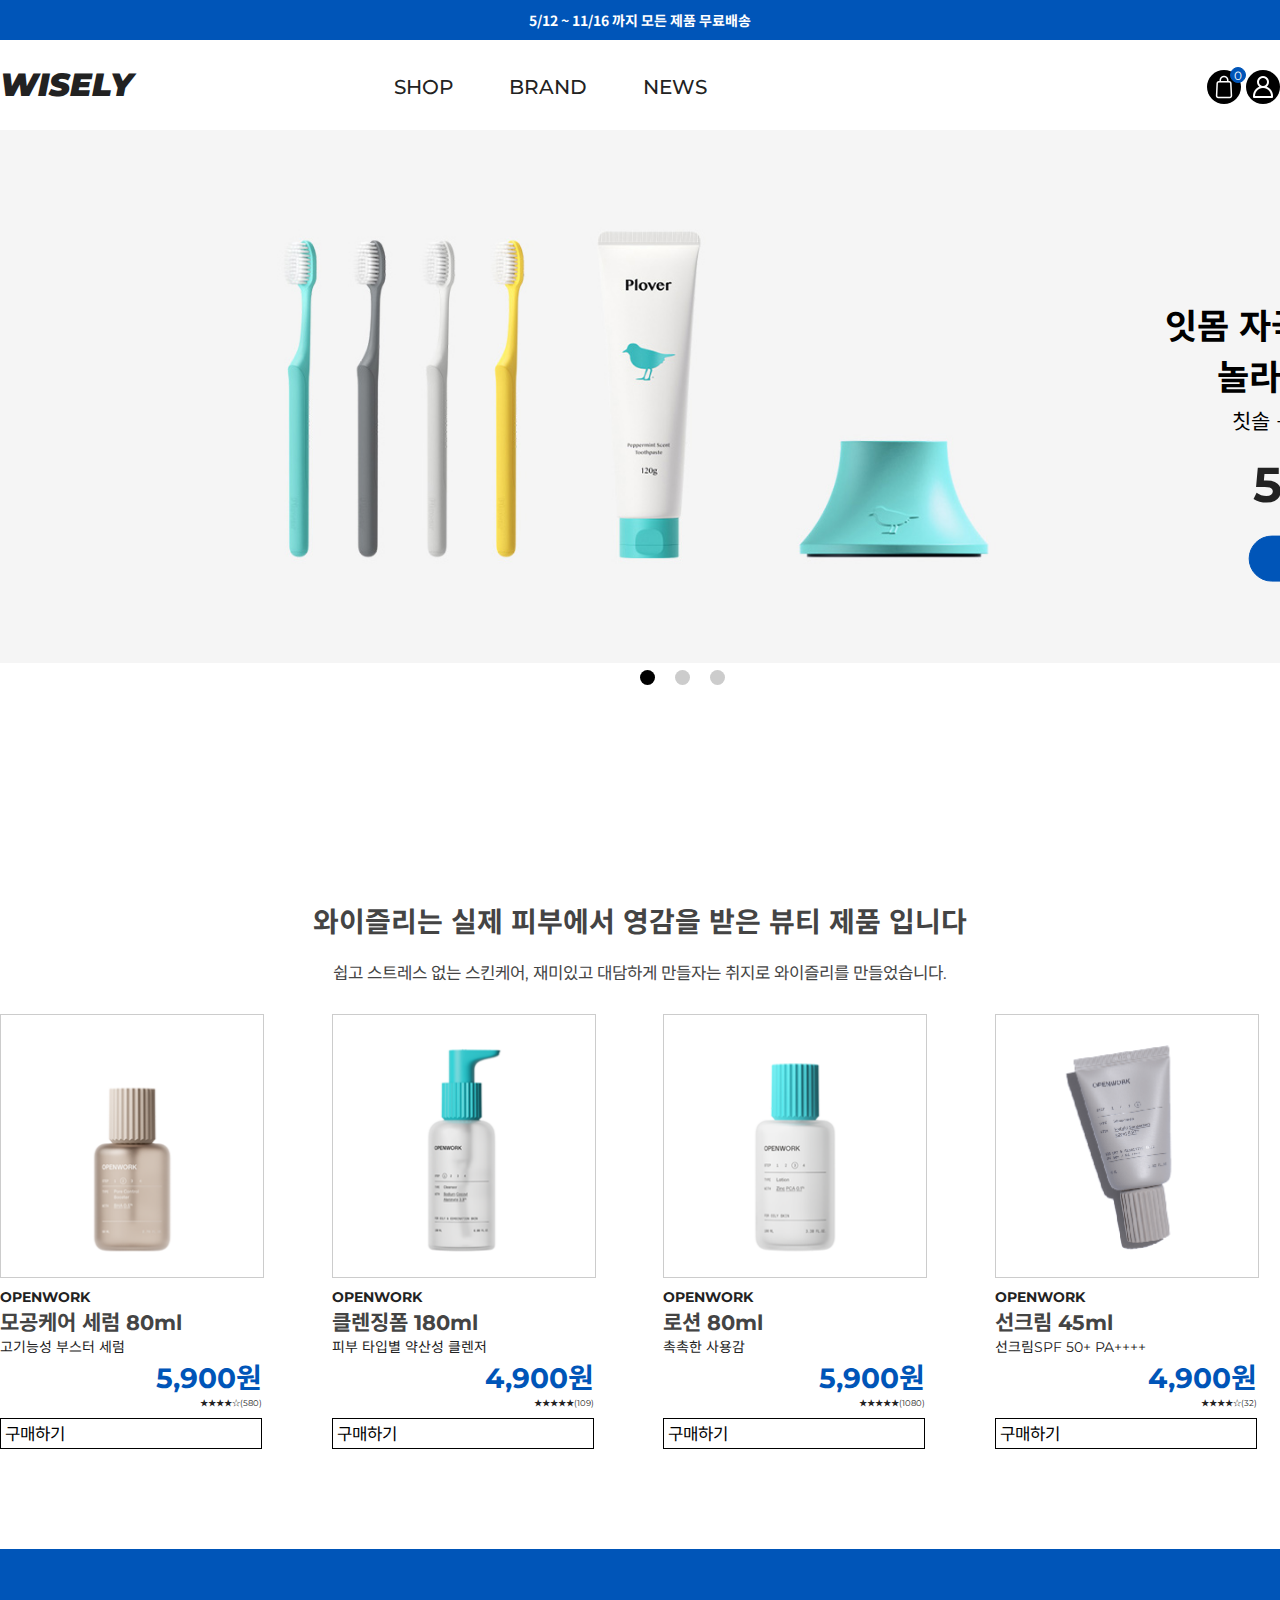
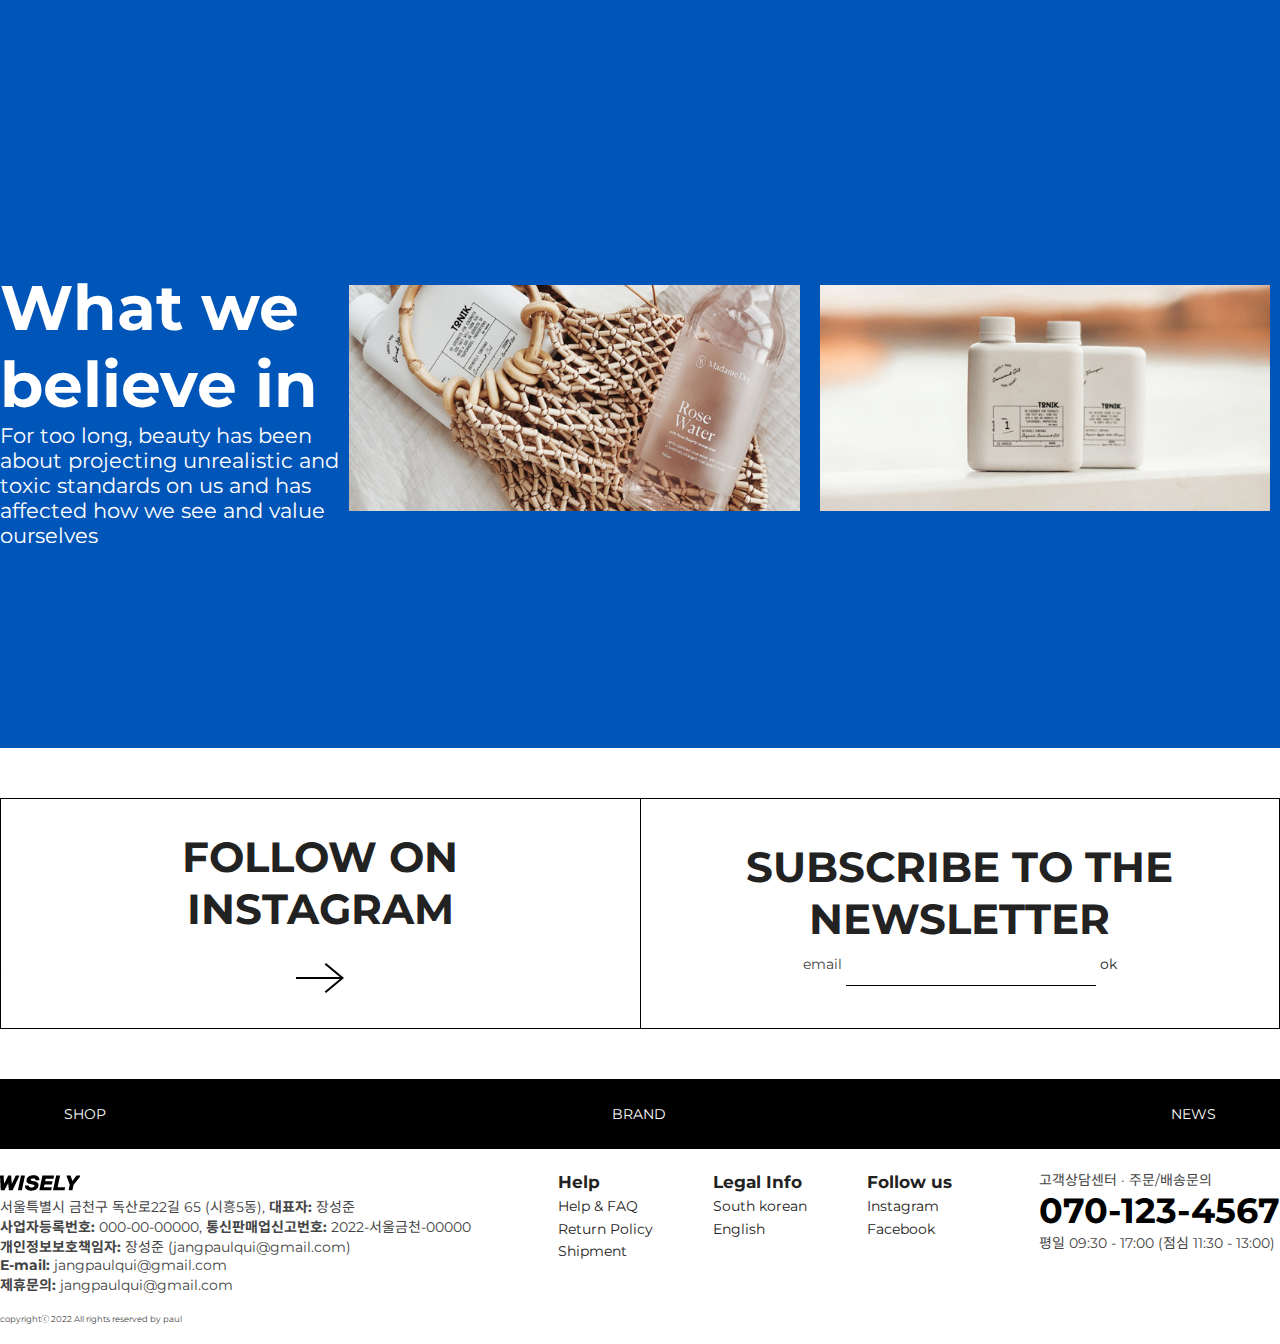
<file: index.html>
<!DOCTYPE html>
<html lang="en">
  <head>
    <meta charset="UTF-8" />
    <meta http-equiv="X-UA-Compatible" content="IE=edge" />
    <meta name="viewport" content="width=device-width, initial-scale=1.0" />
    <title>Wisely</title>
    <link
      href="https://fonts.googleapis.com/css2?family=Montserrat:ital,wght@0,300;0,400;0,500;0,800;1,900&family=Noto+Sans+KR:wght@300;400;700&display=swap"
      rel="stylesheet"
    />
    <link rel="stylesheet" href="css/common.css" />
    <link rel="stylesheet" href="css/style.css" />
    <script src="https://code.jquery.com/jquery-3.6.1.min.js" integrity="sha256-o88AwQnZB+VDvE9tvIXrMQaPlFFSUTR+nldQm1LuPXQ=" crossorigin="anonymous"></script>
    <script src="js/script.js"></script>
    <script src="js/jquery.js"></script>
  </head>

  <body>
    <!-- 1. header -->
    <header>
      <div class="topBanner">
        <a href="./shop.html">5/12 ~ 11/16 까지 모든 제품 무료배송</a>
      </div>
      <div class="innerBox">
        <!-- logo -->
        <h1 class="logo">
          <a href="./index.html">WISELY</a>
        </h1>

        <!-- nav -->
        <ul id="nav">
          <li><a href="./shop.html">SHOP</a></li>
          <li><a href="./sub_introduce.html">BRAND</a></li>
          <li><a href="#">NEWS</a></li>
        </ul>

        
        <!-- gnb -->

        <!-- hamMenu -->
        <div class="menuWrap">
          <ul class="hamNav">
              <li><a href="./shop.html">SHOP</a></li>
              <li><a href="./sub_introduce.html">BRAND</a></li>
              <li><a href="#">NEWS</a></li>
              <li class="pi"><a href="#">장바구니</a></li>
              <li class="pi"><a href="./login.html">로그인</a><span> | </span><a href="$">회원가입</a></li>
          </ul>
      </div>
        <!-- ham -->
        <div class="hamClose">
          <a href="#" class="hamBtn">ham</a>
        </div>
        <ul class="rightGnb">
          <li>
            <a href="#"
              ><img src="images/bag.png" alt="장바구니" /><span>0</span></a
            >
          </li>
          <li>
            <a href="./login.html"><img src="images/user.png" alt="개인정보" /></a>
          </li>
        </ul>
      </div>
    </header>

    <!-- 팝업 -->
    <div class='popup'>
      <div class='cnt223'>
      <h1>장성준 포트폴리오 - 뷰티브랜드 "와이즐리" 리디자인</h1>
      <p>
      <span>해당 홈페이지 이미지 저작권은 와이즐리컴퍼니에 있으며, 포트폴리오 용으로 사용 되었습니다.</span>
      <br/>
      html5, css3, jQuery(슬라이드 배너), javascript(햄버거 메뉴)로 홈페이지를 구현 하였습니다.
      <br/>
      <br/>
      <a href='' class='close'>닫기</a>
      </p>
      </div>
      </div>

    <!-- 2. #mainBanner -->
    <div id="mainBanner">
      <ul class="banner">
        <!-- mainBanner + text area -->
        <li>
          <a href="#">
            <div class="image">
              <img src="images/intro.jpg" alt="mainBanner1" />
            </div>
            <div class="textBox">
              <h2>
                <span>잇몸 자극 걱정 없는</span><span>놀라운 부드러움</span>
              </h2>
              <p>칫솔 + 치약 + 거치대 set</p>
              <strong>5,900 원</strong>
              <div class="banBtn">
                <span><a href="./shop.html">SHOP NOW</a></span>
              </div>
            </div>
          </a>
        </li>
        <li>
          <a href="#">
            <div class="image">
              <img src="images/intro2.jpg" alt="mainBanner2" />
            </div>
            <div class="textBox">
              <h2>
                <span>샤워후 피부가 당기지 않는</span><span>바디워시와 핸드워시</span>
              </h2>
              <p>바디워시 + 핸드워시</p>
              <strong>각 4,900 원</strong>
              <div class="banBtn">
                <span><a href="./shop.html">SHOP NOW</a></span>
              </div>
            </div>
          </a>
        </li>
        <li>
          <a href="#">
            <div class="image">
              <img src="images/intro3.jpg" alt="mainBanner3" />
            </div>
            <div class="textBox">
              <h2>
                <span>일상생활에 꼭 필요한</span><span>종합 영양제</span>
              </h2>
              <p>4종 영양제</p>
              <strong>각 5,800 원</strong>
              <div class="banBtn">
                <span><a href="./shop.html">SHOP NOW</a></span>
              </div>
            </div>
          </a>
        </li>
        </ul>

      <!-- arrow -->
      <div class="arrow">
        <a href="#" class="leftBtn">left</a>
        <a href="#" class="rightBtn">right</a>
      </div>

      <!-- pager -->
      <ul class="pager">
        <li class="active"><a href="#">1</a></li>
        <li><a href="#">2</a></li>
        <li><a href="#">3</a></li>
    </ul>
      
    </div>
    <div id="mo_mainBanner">
      <ul class="mo_banner">
        <!-- mainBanner + text area -->
        <li>
          <a href="./shop.html">
            <div class="image">
              <img src="images/mo_ban.jpg" alt="mainBanner1" />
            </div>
            <div class="textBox">
              <h2>
                <span>샤워 후 피부가 당기지 않는<br>시트러스 플로럴 향 바디워시</span>
              </h2>
              <p>모이스트 바디워시</p>
              <strong>4,900 원</strong>
              <div class="mo_banBtn">
                <span><a href="./shop.html">SHOP NOW</a></span>
              </div>
            </div>
          </a>
        </li>
        <li>
          <a href="./shop.html">
            <div class="image">
              <img src="images/mo_ban2.jpg" alt="mainBanner2" />
            </div>
            <div class="textBox">
              <h2>
                <span>잇몸자극 걱정없는<br>놀라운 부드러움</span>
              </h2>
              <p>칫솔 + 치약 + 거치대set</p>
              <strong>5,900 원</strong>
              <div class="mo_banBtn">
                <span><a href="./shop.html">SHOP NOW</a></span>
              </div>
            </div>
          </a>
        </li>
        <li>
          <a href="./shop.html">
            <div class="image">
              <img src="images/mo_ban3.jpg" alt="mainBanner3" />
            </div>
            <div class="textBox">
              <h2>
                <span>환절기 두피건강을<br>한번에 잡다</span>
              </h2>
              <p>카페인 샴푸 + 부스터 set</p>
              <strong>10,000 원</strong>
              <div class="mo_banBtn">
                <span><a href="./shop.html">SHOP NOW</a></span>
              </div>
            </div>
          </a>
        </li>
      </ul>
      <!-- pager -->
      <ul class="pager">
        <li class="active"><a href="#">1</a></li>
        <li><a href="#">2</a></li>
        <li><a href="#">3</a></li>
    </ul>
    </div>

    <!-- 3. #container -->
    <div id="container">
      <div class="innerBox">
        <!-- product area start! -->

        <div class="prodWrap">
          <h2 class="title-prod">
            와이즐리는 실제 피부에서 영감을 받은 뷰티 제품 입니다
          </h2>
          <p class="title-sub-prod">
            쉽고 스트레스 없는 스킨케어, 재미있고 대담하게 만들자는 취지로
            와이즐리를 만들었습니다.
          </p>
          <div class="prod">
            <ul class="prodList">
              <li>
                <a href="#">
                  <div class="imgBox">
                    <img
                      src="images/ow-booster-porecontrol-main.png"
                      alt="오픈워크 모공케어 뷰티 세럼"
                    />
                  </div>
                  <div class="textBox">
                    <span class="brand-name">OPENWORK</span>
                    <h2>모공케어 세럼 80ml</h2>
                    <p>고기능성 부스터 세럼</p>
                    <strong>5,900원</strong>
                    <span class="small">★★★★☆(580)</span>
                  </div>
                  <div class="btn">
                    <span>구매하기</span>
                  </div>
                </a>
              </li>

              <li>
                <a href="#">
                  <div class="imgBox">
                    <img
                      src="images/ow-cleanser-oilycombination-main.png"
                      alt="오픈워크 모공케어 뷰티 클렌징폼"
                    />
                  </div>
                  <div class="textBox">
                    <span class="brand-name">OPENWORK</span>
                    <h2>클렌징폼 180ml</h2>
                    <p>피부 타입별 약산성 클렌저</p>
                    <strong>4,900원</strong>
                    <span class="small">★★★★★(109)</span>
                  </div>
                  <div class="btn">
                    <span>구매하기</span>
                  </div>
                </a>
              </li>

              <li>
                <a href="#">
                  <div class="imgBox">
                    <img
                      src="images/ow-lotion-oily-main.png"
                      alt="촉촉한 사용감"
                    />
                  </div>
                  <div class="textBox">
                    <span class="brand-name">OPENWORK</span>
                    <h2>로션 80ml</h2>
                    <p>촉촉한 사용감</p>
                    <strong>5,900원</strong>
                    <span class="small">★★★★★(1080)</span>
                  </div>
                  <div class="btn">
                    <span>구매하기</span>
                  </div>
                </a>
              </li>

              <li>
                <a href="#">
                  <div class="imgBox">
                    <img
                      src="images/ow-sunscreen-oilycombination-main.png"
                      alt="오픈워크 선크림SPF 50+ PA++++"
                    />
                  </div>
                  <div class="textBox">
                    <span class="brand-name">OPENWORK</span>
                    <h2>선크림 45ml</h2>
                    <p>선크림SPF 50+ PA++++</p>
                    <strong>4,900원</strong>
                    <span class="small">★★★★☆(32)</span>
                  </div>
                  <div class="btn">
                    <span>구매하기</span>
                  </div>
                </a>
              </li>

              <li>
                <a href="#">
                  <div class="imgBox">
                    <img
                      src="images/ow-booster-porecontrol-main.png"
                      alt="오픈워크 모공케어 뷰티 세럼"
                    />
                  </div>
                  <div class="textBox">
                    <span class="brand-name">OPENWORK</span>
                    <h2>모공케어 세럼</h2>
                    <p>고기능성 부스터 세럼</p>
                    <strong>5,900원</strong>
                    <span class="small">★★★★☆(109)</span>
                  </div>
                  <div class="btn">
                    <span>구매하기</span>
                  </div>
                </a>
              </li>

              <li>
                <a href="#">
                  <div class="imgBox">
                    <img src="images/ow-booster-porecontrol-main.png" alt="오픈워크 모공케어 뷰티 세럼" />
                  </div>
                  <div class="textBox">
                    <span class="brand-name">OPENWORK</span>
                    <h2>모공케어 세럼</h2>
                    <p>고기능성 부스터 세럼</p>
                    <strong>5,900원</strong>
                    <span class="small">★★★★☆(109)</span>
                  </div>
                  <div class="btn">
                    <span>구매하기</span>
                  </div>
                </a>
              </li>
            </ul>
          </div>
        </div>
      </div>

      <!-- review area start! -->
      <div class="reviewWrap">
        <div class="innerBox">
          <!-- 고정 텍스트 -->
          <div class="textWrap">
            <h2 class="title">What we <span>believe in</span></h2>
            <p>For too long, beauty has been</p>
            <p>about projecting unrealistic and</p>
            <p>toxic standards on us and has</p>
            <p>affected how we see and value</p>
            <p>ourselves</p>
          </div>
          <div class="review">
            <!-- 움직이는 이미지 -->
            <ul class="imgBox">
              <li>
                <img src="images/review_1.jpg" alt="review1" />
              </li>
              <li>
                <img src="images/review_2.jpg" alt="review2" />
              </li>
              <li>
                <img src="images/review_2.jpg" alt="review3" />
              </li>
              <li>
                <img src="images/review_2.jpg" alt="review4" />
              </li>
              <li>
                <img src="images/review_1.jpg" alt="review5" />
              </li>
              <li>
                <img src="images/review_2.jpg" alt="review6" />
              </li>
              <li>
                <img src="images/review_2.jpg" alt="review7" />
              </li>
              <li>
                <img src="images/review_2.jpg" alt="review8" />
              </li>
            </ul>
          </div>
          <!-- arrow -->
          <div class="arrow">
            <a href="#" class="leftWhite">left</a>
            <a href="#" class="rightWhite">right</a>
          </div>
        </div>
      </div>
    </div>

    <!-- 4. footer -->
    <footer>
      <div class="footTop innerBox">
        <div class="followInsta">
          <h2 class="title">
            <a href="#">FOLLOW ON<span>INSTAGRAM</span></a>
          </h2>
          <div class="blackArrow">
            <img src="./images/b_arrow_right.png" alt="arrow" />
          </div>
        </div>

        <div class="newsLetter">
          <h2 class="title"><a href="#">SUBSCRIBE TO THE NEWSLETTER</a></h2>
          <form action="email" method="get">
            <label for="email">
              email <input type="text" id="email" /><a href="#"> ok </a>
            </label>
          </form>
        </div>
      </div>

      <div class="footMiddle">
        <div class="innerBox">
          <div class="shop"><a href="./shop.html">SHOP</a></div>
          <div class="brand"><a href="./sub_introduce.html">BRAND</a></div>
          <div class="news"><a href="#">NEWS</a></div>
        </div>
      </div>

      <div class="footBottom innerBox">
        <div class="infoLeft">
          <h2 class="title"><img src="images/logo.png" alt="푸터 로고" /></h2>
          <address>
            <p>
              서울특별시 금천구 독산로22길 65 (시흥5동),
              <span><strong>대표자:</strong> 장성준</span>
            </p>
            <p>
              <strong>사업자등록번호:</strong> 000-00-00000,
              <span><strong>통신판매업신고번호:</strong> 2022-서울금천-00000</span>
            </p>
            <p><strong>개인정보보호책임자:</strong> 장성준 (jangpaulqui@gmail.com)</p>
            <p><strong>E-mail:</strong> jangpaulqui@gmail.com</p>
            <p><strong>제휴문의:</strong> jangpaulqui@gmail.com</p>
            <p>&nbsp;</p>
            <p class="small">copyrightⓒ 2022 All rights reserved by paul</p>

          </address>
        </div>

        <ul class="footMenu">
          <li>
            <a href="#">Help</a>
            <ul class="sub">
              <li><a href="#">Help & FAQ</a></li>
              <li><a href="#">Return Policy</a></li>
              <li><a href="#">Shipment</a></li>
            </ul>
          </li>
          <li>
            <a href="#">Legal Info</a>
            <ul class="sub">
              <li><a href="#">South korean</a></li>
              <li><a href="#">English</a></li>
            </ul>
          </li>
          <li>
            <a href="#">Follow us</a>
            <ul class="sub">
              <li><a href="https://www.instagram.com/">Instagram</a></li>
              <li><a href="https://ko-kr.facebook.com/">Facebook</a></li>
            </ul>
          </li>
        </ul>

        <div class="infoRight">
          <p>고객상담센터 · 주문/배송문의</p>
          <p><strong>070-123-4567</strong></p>
          <p>평일 09:30 - 17:00 (점심 11:30 - 13:00)</p>
          <p>&nbsp;</p>
          <!-- <p class="small">copyrightⓒ 2022 All rights reserved by paul</p> -->
        </div>
      </div>

      <!-- mobile footBottom -->

      <div class="mo_footBottom innerBox">
        <div class="mo_infoRight">
          <p>고객상담센터 · 주문/배송문의</p>
          <p><strong>070-123-4567</strong></p>
          <p>평일 09:30 - 17:00 (점심 11:30 - 13:00)</p>
        </div>

        <ul class="mo_footMenu">
          <li>
            <a href="#">Help</a>
            <ul class="sub">
              <li><a href="#">Help & FAQ</a></li>
              <li><a href="#">Return Policy</a></li>
              <li><a href="#">Shipment</a></li>
            </ul>
          </li>
          <li>
            <a href="#">Legal Info</a>
            <ul class="sub">
              <li><a href="#">South korean</a></li>
              <li><a href="#">English</a></li>
            </ul>
          </li>
          <li>
            <a href="#">Follow us</a>
            <ul class="sub">
              <li><a href="#">Instagram</a></li>
              <li><a href="#">Facebook</a></li>
            </ul>
          </li>
        </ul>

        <div class="infoLeft">
          <h2 class="title"><img src="images/logo.png" alt="푸터 로고" /></h2>
          <address>
            <p>
              서울특별시 금천구 독산로22길 65 (시흥5동),
              <span><strong>대표자:</strong> 장성준</span>
            </p>
            <p>
              <strong>사업자등록번호:</strong> 000-00-00000,
              <span><strong>통신판매업신고번호:</strong> 2022-서울금천-00000</span>
            </p>
            <p><strong>개인정보보호책임자:</strong> 장성준 (jangpaulqui@gmail.com)</p>
            <p><strong>E-mail:</strong> jangpaulqui@gmail.com</p>
            <p><strong>제휴문의:</strong> jangpaulqui@gmail.com</p>
            <p>&nbsp;</p>
            <p class="small">copyrightⓒ 2022 All rights reserved by paul</p>
          </address>
        </div>
      </div>
    </footer>
  </body>
</html>
</file>
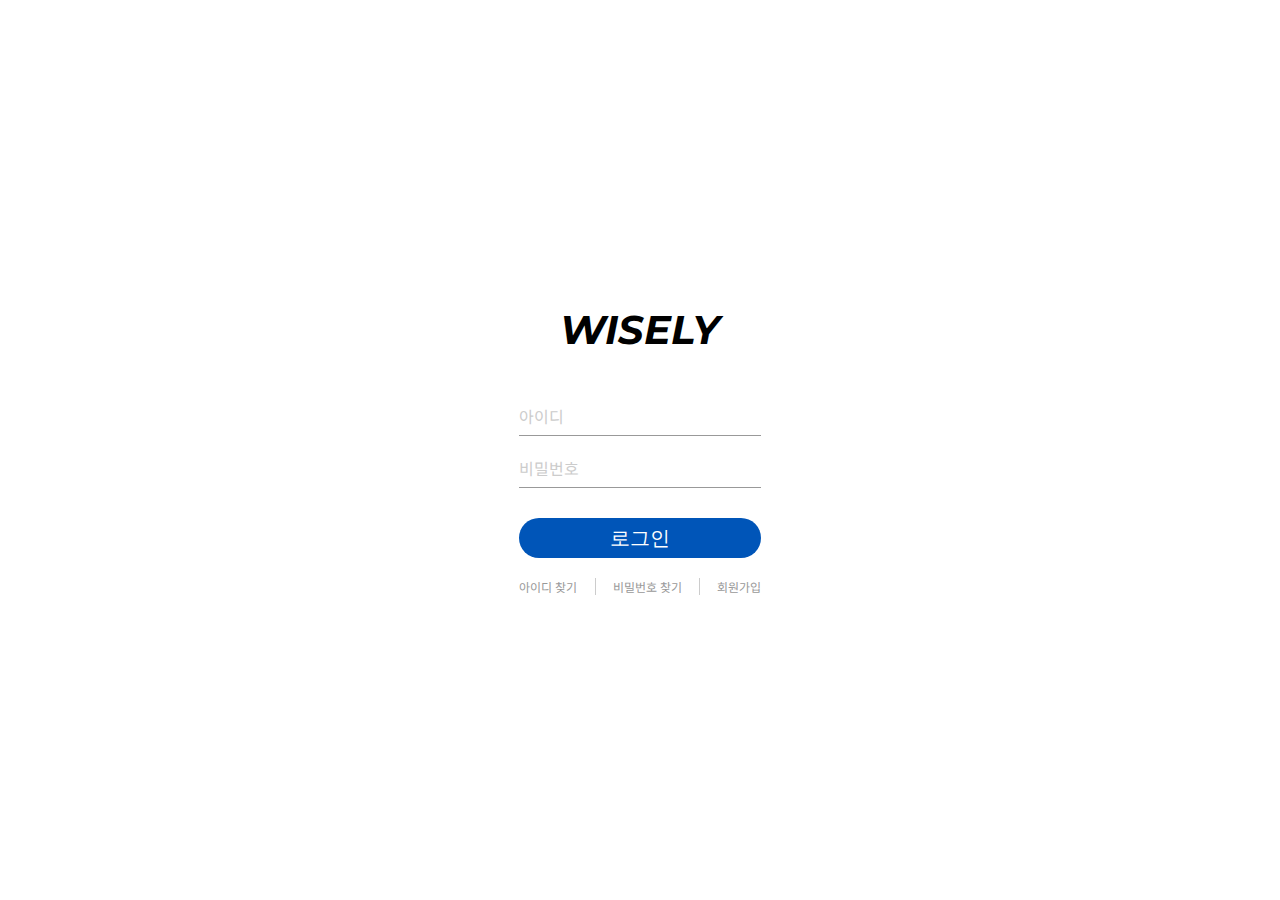
<file: login.html>
<!DOCTYPE html>
<html lang="ko">
<head>
    <meta charset="UTF-8">
    <meta http-equiv="X-UA-Compatible" content="IE=edge">
    <meta name="viewport" content="width=device-width, initial-scale=1.0">
    <title>Log in</title>
    <link
    href="https://fonts.googleapis.com/css2?family=Montserrat:ital,wght@0,300;0,400;0,500;0,800;1,900&family=Noto+Sans+KR:wght@300;400;700&display=swap"
    rel="stylesheet"/>
    <link rel="stylesheet" href="css/login-style.css">
</head>
<body>
    <section class="loginWrap">
        <h1 class="logo"><a href="./index.html">WISELY</a></h1>
        <form action="">
            <div class="idPass">
                <input type="text" name="id" id="id" autocomplete="off" required>
                <label for="id">아이디</label>
            </div>
            <div class="idPass">
                <input type="password" name="pw" id="pw" autocomplete="off" required>
                <label for="pw">비밀번호</label>
            </div>
            <div class="btnWrap">
                <button type="submit">
                    로그인
                </button>
            </div>
        </form>
        <div class="findPass">
            <a href="#">아이디 찾기</a>
            <a href="#" class="active">비밀번호 찾기</a>
            <a href="#">회원가입</a>
        </div>
    </section>
</body>
</html>
</file>
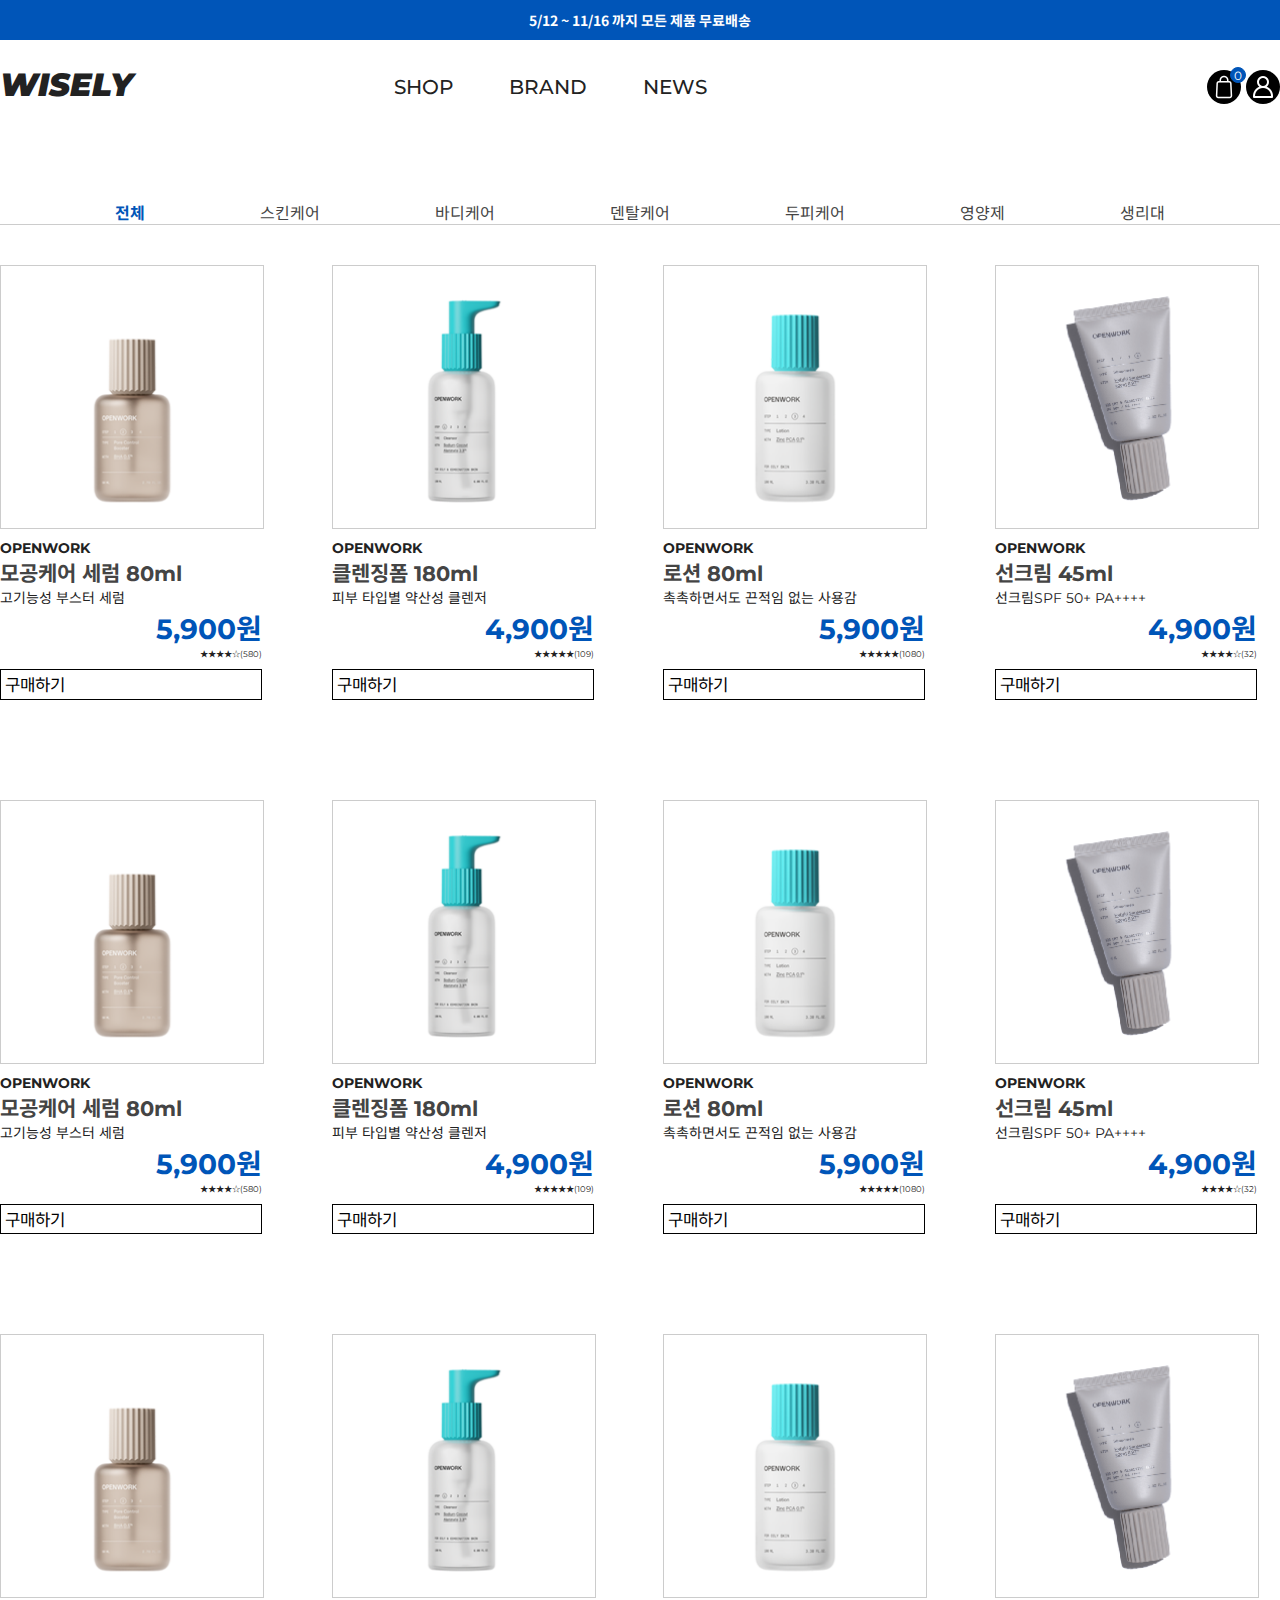
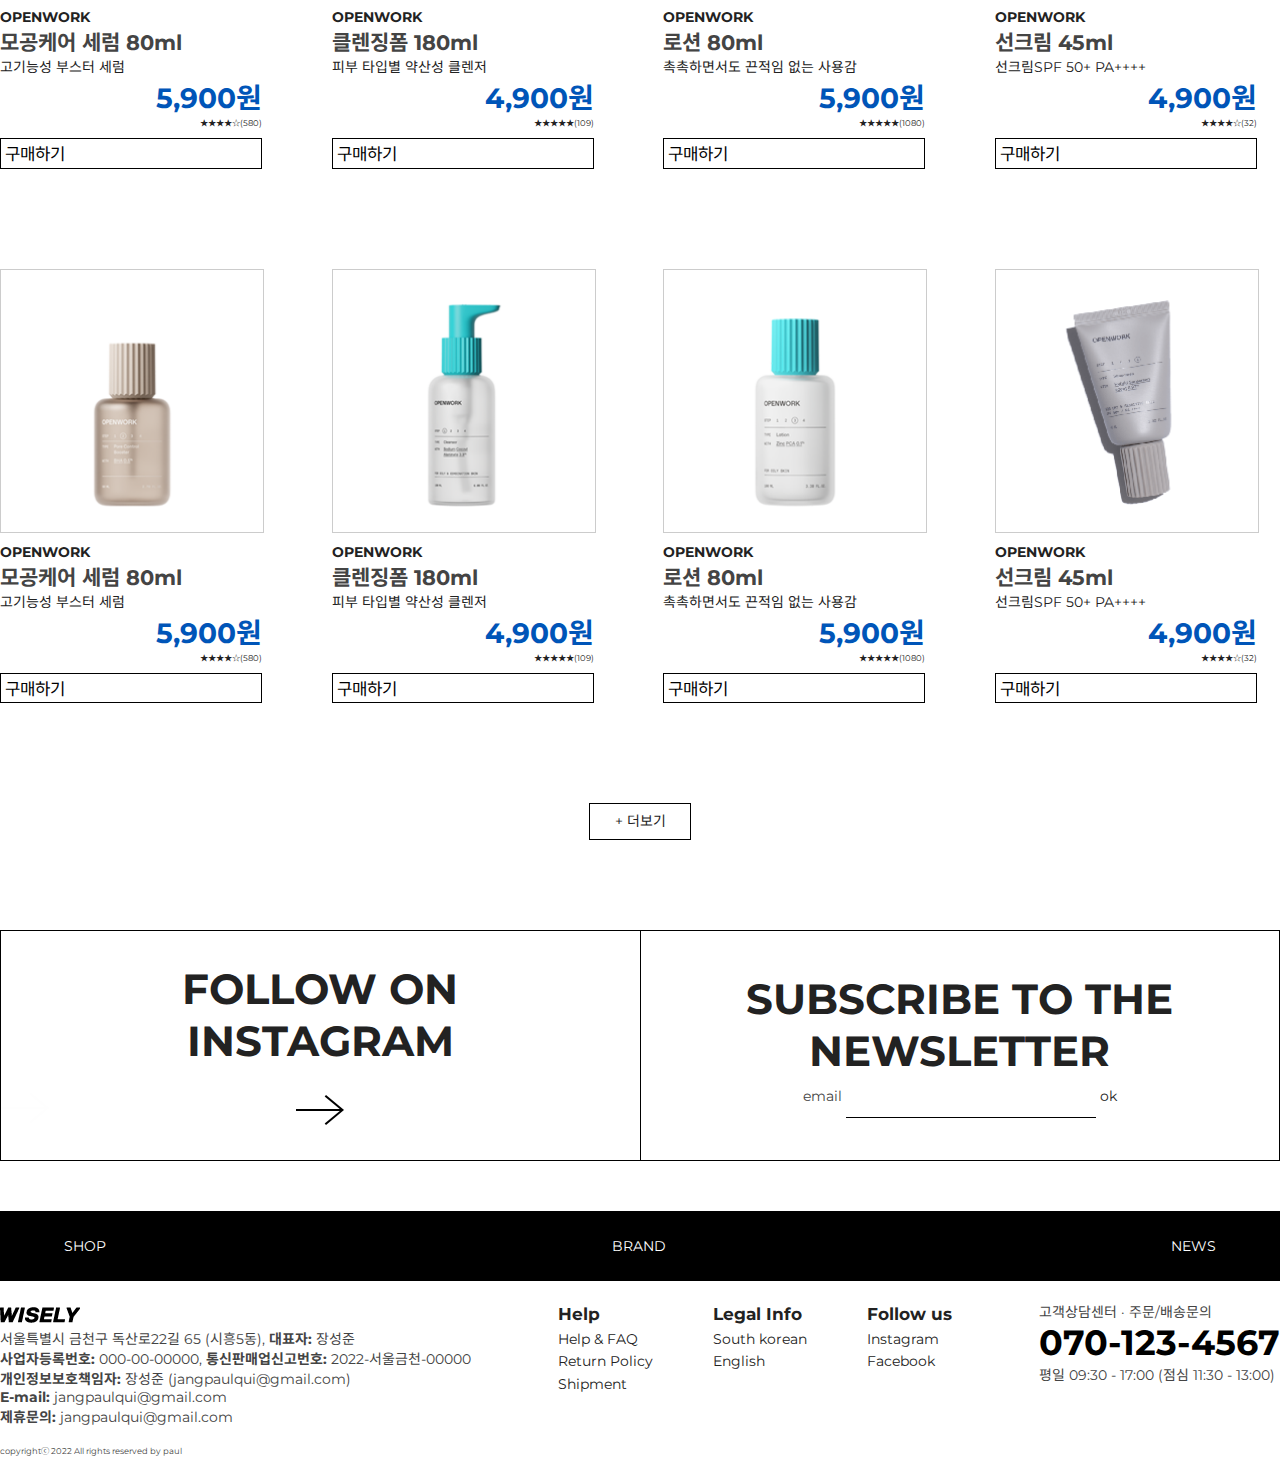
<file: shop.html>
<!DOCTYPE html>
<html lang="en">
  <head>
    <meta charset="UTF-8" />
    <meta http-equiv="X-UA-Compatible" content="IE=edge" />
    <meta name="viewport" content="width=device-width, initial-scale=1.0" />
    <title>Wisely</title>
    <link
      href="https://fonts.googleapis.com/css2?family=Montserrat:ital,wght@0,300;0,400;0,500;0,800;1,900&family=Noto+Sans+KR:wght@300;400;700&display=swap"
      rel="stylesheet"
    />
    <link rel="stylesheet" href="css/common.css" />
    <link rel="stylesheet" href="css/shop.css" />
    <script src="js/script.js"></script>
    <style type="text/css">
        @import url(./css/style.css);
    </style>
  </head>

  <body>
    <!-- 1. header -->
    <header>
      <div class="topBanner">
        <a href="#">5/12 ~ 11/16 까지 모든 제품 무료배송</a>
      </div>
      <div class="innerBox">
        <!-- logo -->
        <h1 class="logo">
          <a href="./index.html">WISELY</a>
        </h1>

        <!-- nav -->
        <ul id="nav">
          <li><a href="#">SHOP</a></li>
          <li><a href="./sub_introduce.html">BRAND</a></li>
          <li><a href="#">NEWS</a></li>
        </ul>
        <!-- hamMenu -->
        <div class="menuWrap">
          <ul class="hamNav">
              <li><a href="#">SHOP</a></li>
              <li><a href="./sub_introduce.html">BRAND</a></li>
              <li><a href="#">NEWS</a></li>
              <li class="pi"><a href="#">장바구니</a></li>
              <li class="pi"><a href="./login.html">로그인</a><span> | </span><a href="$">회원가입</a></li>
          </ul>
      </div>
        <!-- ham -->
        <div class="hamClose">
          <a href="#" class="hamBtn">ham</a>
        </div>
        <ul class="rightGnb">
          <li>
            <a href="#"
              ><img src="images/bag.png" alt="장바구니" /><span>0</span></a
            >
          </li>
          <li>
            <a href="./login.html"><img src="images/user.png" alt="개인정보" /></a>
          </li>
        </ul>
      </div>
    </header>
    <!-- 2. container -->
   <div id="container">
    <div class="innerBox">
        <div class="contain_menuWrap">
            <ul class="menu innerBox">
                <li class="active"><a href="#">전체</a></li>
                <li><a href="#">스킨케어</a></li>
                <li><a href="#">바디케어</a></li>
                <li><a href="#">덴탈케어</a></li>
                <li><a href="#">두피케어</a></li>
                <li><a href="#">영양제</a></li>
                <li><a href="#">생리대</a></li>
            </ul>
        </div>
        <div class="prod">
            <ul class="prodList">
              <li>
                <a href="#">
                  <div class="imgBox">
                    <img
                      src="images/ow-booster-porecontrol-main.png"
                      alt="오픈워크 모공케어 뷰티 세럼"
                    />
                  </div>
                  <div class="textBox">
                    <span class="brand-name">OPENWORK</span>
                    <h2>모공케어 세럼 80ml</h2>
                    <p>고기능성 부스터 세럼</p>
                    <strong>5,900원</strong>
                    <span class="small">★★★★☆(580)</span>
                  </div>
                  <div class="btn">
                    <span>구매하기</span>
                  </div>
                </a>
              </li>

              <li>
                <a href="#">
                  <div class="imgBox">
                    <img
                      src="images/ow-cleanser-oilycombination-main.png"
                      alt="오픈워크 모공케어 뷰티 클렌징폼"
                    />
                  </div>
                  <div class="textBox">
                    <span class="brand-name">OPENWORK</span>
                    <h2>클렌징폼 180ml</h2>
                    <p>피부 타입별 약산성 클렌저</p>
                    <strong>4,900원</strong>
                    <span class="small">★★★★★(109)</span>
                  </div>
                  <div class="btn">
                    <span>구매하기</span>
                  </div>
                </a>
              </li>

              <li>
                <a href="#">
                  <div class="imgBox">
                    <img
                      src="images/ow-lotion-oily-main.png"
                      alt="촉촉하면서도 끈적임 없는 사용감"
                    />
                  </div>
                  <div class="textBox">
                    <span class="brand-name">OPENWORK</span>
                    <h2>로션 80ml</h2>
                    <p>촉촉하면서도 끈적임 없는 사용감</p>
                    <strong>5,900원</strong>
                    <span class="small">★★★★★(1080)</span>
                  </div>
                  <div class="btn">
                    <span>구매하기</span>
                  </div>
                </a>
              </li>

              <li>
                <a href="#">
                  <div class="imgBox">
                    <img
                      src="images/ow-sunscreen-oilycombination-main.png"
                      alt="오픈워크 선크림SPF 50+ PA++++"
                    />
                  </div>
                  <div class="textBox">
                    <span class="brand-name">OPENWORK</span>
                    <h2>선크림 45ml</h2>
                    <p>선크림SPF 50+ PA++++</p>
                    <strong>4,900원</strong>
                    <span class="small">★★★★☆(32)</span>
                  </div>
                  <div class="btn">
                    <span>구매하기</span>
                  </div>
                </a>
              </li>

              <li>
                <a href="#">
                  <div class="imgBox">
                    <img
                      src="images/ow-booster-porecontrol-main.png"
                      alt="오픈워크 모공케어 뷰티 세럼"
                    />
                  </div>
                  <div class="textBox">
                    <span class="brand-name">OPENWORK</span>
                    <h2>모공케어 세럼</h2>
                    <p>고기능성 부스터 세럼</p>
                    <strong>5,900원</strong>
                    <span class="small">★★★★☆(109)</span>
                  </div>
                  <div class="btn">
                    <span>구매하기</span>
                  </div>
                </a>
              </li>

              <li>
                <a href="#">
                  <div class="imgBox">
                    <img src="images/ow-booster-porecontrol-main.png" alt="오픈워크 모공케어 뷰티 세럼" />
                  </div>
                  <div class="textBox">
                    <span class="brand-name">OPENWORK</span>
                    <h2>모공케어 세럼</h2>
                    <p>고기능성 부스터 세럼</p>
                    <strong>5,900원</strong>
                    <span class="small">★★★★☆(109)</span>
                  </div>
                  <div class="btn">
                    <span>구매하기</span>
                  </div>
                </a>
              </li>
            </ul>
            <ul class="prodList">
                <li>
                  <a href="#">
                    <div class="imgBox">
                      <img
                        src="images/ow-booster-porecontrol-main.png"
                        alt="오픈워크 모공케어 뷰티 세럼"
                      />
                    </div>
                    <div class="textBox">
                      <span class="brand-name">OPENWORK</span>
                      <h2>모공케어 세럼 80ml</h2>
                      <p>고기능성 부스터 세럼</p>
                      <strong>5,900원</strong>
                      <span class="small">★★★★☆(580)</span>
                    </div>
                    <div class="btn">
                      <span>구매하기</span>
                    </div>
                  </a>
                </li>
  
                <li>
                  <a href="#">
                    <div class="imgBox">
                      <img
                        src="images/ow-cleanser-oilycombination-main.png"
                        alt="오픈워크 모공케어 뷰티 클렌징폼"
                      />
                    </div>
                    <div class="textBox">
                      <span class="brand-name">OPENWORK</span>
                      <h2>클렌징폼 180ml</h2>
                      <p>피부 타입별 약산성 클렌저</p>
                      <strong>4,900원</strong>
                      <span class="small">★★★★★(109)</span>
                    </div>
                    <div class="btn">
                      <span>구매하기</span>
                    </div>
                  </a>
                </li>
  
                <li>
                  <a href="#">
                    <div class="imgBox">
                      <img
                        src="images/ow-lotion-oily-main.png"
                        alt="촉촉하면서도 끈적임 없는 사용감"
                      />
                    </div>
                    <div class="textBox">
                      <span class="brand-name">OPENWORK</span>
                      <h2>로션 80ml</h2>
                      <p>촉촉하면서도 끈적임 없는 사용감</p>
                      <strong>5,900원</strong>
                      <span class="small">★★★★★(1080)</span>
                    </div>
                    <div class="btn">
                      <span>구매하기</span>
                    </div>
                  </a>
                </li>
  
                <li>
                  <a href="#">
                    <div class="imgBox">
                      <img
                        src="images/ow-sunscreen-oilycombination-main.png"
                        alt="오픈워크 선크림SPF 50+ PA++++"
                      />
                    </div>
                    <div class="textBox">
                      <span class="brand-name">OPENWORK</span>
                      <h2>선크림 45ml</h2>
                      <p>선크림SPF 50+ PA++++</p>
                      <strong>4,900원</strong>
                      <span class="small">★★★★☆(32)</span>
                    </div>
                    <div class="btn">
                      <span>구매하기</span>
                    </div>
                  </a>
                </li>
  
                <li>
                  <a href="#">
                    <div class="imgBox">
                      <img
                        src="images/ow-booster-porecontrol-main.png"
                        alt="오픈워크 모공케어 뷰티 세럼"
                      />
                    </div>
                    <div class="textBox">
                      <span class="brand-name">OPENWORK</span>
                      <h2>모공케어 세럼</h2>
                      <p>고기능성 부스터 세럼</p>
                      <strong>5,900원</strong>
                      <span class="small">★★★★☆(109)</span>
                    </div>
                    <div class="btn">
                      <span>구매하기</span>
                    </div>
                  </a>
                </li>
  
                <li>
                  <a href="#">
                    <div class="imgBox">
                      <img src="images/ow-booster-porecontrol-main.png" alt="오픈워크 모공케어 뷰티 세럼" />
                    </div>
                    <div class="textBox">
                      <span class="brand-name">OPENWORK</span>
                      <h2>모공케어 세럼</h2>
                      <p>고기능성 부스터 세럼</p>
                      <strong>5,900원</strong>
                      <span class="small">★★★★☆(109)</span>
                    </div>
                    <div class="btn">
                      <span>구매하기</span>
                    </div>
                  </a>
                </li>
              </ul>
              <ul class="prodList">
                <li>
                  <a href="#">
                    <div class="imgBox">
                      <img
                        src="images/ow-booster-porecontrol-main.png"
                        alt="오픈워크 모공케어 뷰티 세럼"
                      />
                    </div>
                    <div class="textBox">
                      <span class="brand-name">OPENWORK</span>
                      <h2>모공케어 세럼 80ml</h2>
                      <p>고기능성 부스터 세럼</p>
                      <strong>5,900원</strong>
                      <span class="small">★★★★☆(580)</span>
                    </div>
                    <div class="btn">
                      <span>구매하기</span>
                    </div>
                  </a>
                </li>
  
                <li>
                  <a href="#">
                    <div class="imgBox">
                      <img
                        src="images/ow-cleanser-oilycombination-main.png"
                        alt="오픈워크 모공케어 뷰티 클렌징폼"
                      />
                    </div>
                    <div class="textBox">
                      <span class="brand-name">OPENWORK</span>
                      <h2>클렌징폼 180ml</h2>
                      <p>피부 타입별 약산성 클렌저</p>
                      <strong>4,900원</strong>
                      <span class="small">★★★★★(109)</span>
                    </div>
                    <div class="btn">
                      <span>구매하기</span>
                    </div>
                  </a>
                </li>
  
                <li>
                  <a href="#">
                    <div class="imgBox">
                      <img
                        src="images/ow-lotion-oily-main.png"
                        alt="촉촉하면서도 끈적임 없는 사용감"
                      />
                    </div>
                    <div class="textBox">
                      <span class="brand-name">OPENWORK</span>
                      <h2>로션 80ml</h2>
                      <p>촉촉하면서도 끈적임 없는 사용감</p>
                      <strong>5,900원</strong>
                      <span class="small">★★★★★(1080)</span>
                    </div>
                    <div class="btn">
                      <span>구매하기</span>
                    </div>
                  </a>
                </li>
  
                <li>
                  <a href="#">
                    <div class="imgBox">
                      <img
                        src="images/ow-sunscreen-oilycombination-main.png"
                        alt="오픈워크 선크림SPF 50+ PA++++"
                      />
                    </div>
                    <div class="textBox">
                      <span class="brand-name">OPENWORK</span>
                      <h2>선크림 45ml</h2>
                      <p>선크림SPF 50+ PA++++</p>
                      <strong>4,900원</strong>
                      <span class="small">★★★★☆(32)</span>
                    </div>
                    <div class="btn">
                      <span>구매하기</span>
                    </div>
                  </a>
                </li>
  
                <li>
                  <a href="#">
                    <div class="imgBox">
                      <img
                        src="images/ow-booster-porecontrol-main.png"
                        alt="오픈워크 모공케어 뷰티 세럼"
                      />
                    </div>
                    <div class="textBox">
                      <span class="brand-name">OPENWORK</span>
                      <h2>모공케어 세럼</h2>
                      <p>고기능성 부스터 세럼</p>
                      <strong>5,900원</strong>
                      <span class="small">★★★★☆(109)</span>
                    </div>
                    <div class="btn">
                      <span>구매하기</span>
                    </div>
                  </a>
                </li>
  
                <li>
                  <a href="#">
                    <div class="imgBox">
                      <img src="images/ow-booster-porecontrol-main.png" alt="오픈워크 모공케어 뷰티 세럼" />
                    </div>
                    <div class="textBox">
                      <span class="brand-name">OPENWORK</span>
                      <h2>모공케어 세럼</h2>
                      <p>고기능성 부스터 세럼</p>
                      <strong>5,900원</strong>
                      <span class="small">★★★★☆(109)</span>
                    </div>
                    <div class="btn">
                      <span>구매하기</span>
                    </div>
                  </a>
                </li>
              </ul>
              <ul class="prodList">
                <li>
                  <a href="#">
                    <div class="imgBox">
                      <img
                        src="images/ow-booster-porecontrol-main.png"
                        alt="오픈워크 모공케어 뷰티 세럼"
                      />
                    </div>
                    <div class="textBox">
                      <span class="brand-name">OPENWORK</span>
                      <h2>모공케어 세럼 80ml</h2>
                      <p>고기능성 부스터 세럼</p>
                      <strong>5,900원</strong>
                      <span class="small">★★★★☆(580)</span>
                    </div>
                    <div class="btn">
                      <span>구매하기</span>
                    </div>
                  </a>
                </li>
  
                <li>
                  <a href="#">
                    <div class="imgBox">
                      <img
                        src="images/ow-cleanser-oilycombination-main.png"
                        alt="오픈워크 모공케어 뷰티 클렌징폼"
                      />
                    </div>
                    <div class="textBox">
                      <span class="brand-name">OPENWORK</span>
                      <h2>클렌징폼 180ml</h2>
                      <p>피부 타입별 약산성 클렌저</p>
                      <strong>4,900원</strong>
                      <span class="small">★★★★★(109)</span>
                    </div>
                    <div class="btn">
                      <span>구매하기</span>
                    </div>
                  </a>
                </li>
  
                <li>
                  <a href="#">
                    <div class="imgBox">
                      <img
                        src="images/ow-lotion-oily-main.png"
                        alt="촉촉하면서도 끈적임 없는 사용감"
                      />
                    </div>
                    <div class="textBox">
                      <span class="brand-name">OPENWORK</span>
                      <h2>로션 80ml</h2>
                      <p>촉촉하면서도 끈적임 없는 사용감</p>
                      <strong>5,900원</strong>
                      <span class="small">★★★★★(1080)</span>
                    </div>
                    <div class="btn">
                      <span>구매하기</span>
                    </div>
                  </a>
                </li>
  
                <li>
                  <a href="#">
                    <div class="imgBox">
                      <img
                        src="images/ow-sunscreen-oilycombination-main.png"
                        alt="오픈워크 선크림SPF 50+ PA++++"
                      />
                    </div>
                    <div class="textBox">
                      <span class="brand-name">OPENWORK</span>
                      <h2>선크림 45ml</h2>
                      <p>선크림SPF 50+ PA++++</p>
                      <strong>4,900원</strong>
                      <span class="small">★★★★☆(32)</span>
                    </div>
                    <div class="btn">
                      <span>구매하기</span>
                    </div>
                  </a>
                </li>
  
                <li>
                  <a href="#">
                    <div class="imgBox">
                      <img
                        src="images/ow-booster-porecontrol-main.png"
                        alt="오픈워크 모공케어 뷰티 세럼"
                      />
                    </div>
                    <div class="textBox">
                      <span class="brand-name">OPENWORK</span>
                      <h2>모공케어 세럼</h2>
                      <p>고기능성 부스터 세럼</p>
                      <strong>5,900원</strong>
                      <span class="small">★★★★☆(109)</span>
                    </div>
                    <div class="btn">
                      <span>구매하기</span>
                    </div>
                  </a>
                </li>
  
                <li>
                  <a href="#">
                    <div class="imgBox">
                      <img src="images/ow-booster-porecontrol-main.png" alt="오픈워크 모공케어 뷰티 세럼" />
                    </div>
                    <div class="textBox">
                      <span class="brand-name">OPENWORK</span>
                      <h2>모공케어 세럼</h2>
                      <p>고기능성 부스터 세럼</p>
                      <strong>5,900원</strong>
                      <span class="small">★★★★☆(109)</span>
                    </div>
                    <div class="btn">
                      <span>구매하기</span>
                    </div>
                  </a>
                </li>
              </ul>
              <div class="button"><a href="#">+ 더보기</a></div>
          </div>
    </div>
   </div>



    <!-- 3. footer -->
    <footer>
      <div class="footTop innerBox">
        <div class="followInsta">
          <h2 class="title">
            <a href="#">FOLLOW ON<span>INSTAGRAM</span></a>
          </h2>
          <div class="blackArrow">
            <img src="./images/b_arrow_right.png" alt="arrow" />
          </div>
        </div>

        <div class="newsLetter">
          <h2 class="title"><a href="#">SUBSCRIBE TO THE NEWSLETTER</a></h2>
          <form action="email" method="get">
            <label for="email">
              email <input type="text" id="email" /><a href="#"> ok </a>
            </label>
          </form>
        </div>
      </div>

      <div class="footMiddle">
        <div class="innerBox">
          <div class="shop"><a href="#">SHOP</a></div>
          <div class="brand"><a href="./sub_introduce.html">BRAND</a></div>
          <div class="news"><a href="#">NEWS</a></div>
        </div>
      </div>

      <div class="footBottom innerBox">
        <div class="infoLeft">
          <h2 class="title"><img src="images/logo.png" alt="푸터 로고" /></h2>
          <address>
            <p>
              서울특별시 금천구 독산로22길 65 (시흥5동),
              <span><strong>대표자:</strong> 장성준</span>
            </p>
            <p>
              <strong>사업자등록번호:</strong> 000-00-00000,
              <span><strong>통신판매업신고번호:</strong> 2022-서울금천-00000</span>
            </p>
            <p><strong>개인정보보호책임자:</strong> 장성준 (jangpaulqui@gmail.com)</p>
            <p><strong>E-mail:</strong> jangpaulqui@gmail.com</p>
            <p><strong>제휴문의:</strong> jangpaulqui@gmail.com</p>
            <p>&nbsp;</p>
            <p class="small">copyrightⓒ 2022 All rights reserved by paul</p>

          </address>
        </div>

        <ul class="footMenu">
          <li>
            <a href="#">Help</a>
            <ul class="sub">
              <li><a href="#">Help & FAQ</a></li>
              <li><a href="#">Return Policy</a></li>
              <li><a href="#">Shipment</a></li>
            </ul>
          </li>
          <li>
            <a href="#">Legal Info</a>
            <ul class="sub">
              <li><a href="#">South korean</a></li>
              <li><a href="#">English</a></li>
            </ul>
          </li>
          <li>
            <a href="#">Follow us</a>
            <ul class="sub">
              <li><a href="#">Instagram</a></li>
              <li><a href="#">Facebook</a></li>
            </ul>
          </li>
        </ul>

        <div class="infoRight">
          <p>고객상담센터 · 주문/배송문의</p>
          <p><strong>070-123-4567</strong></p>
          <p>평일 09:30 - 17:00 (점심 11:30 - 13:00)</p>
          <p>&nbsp;</p>
          <!-- <p class="small">copyrightⓒ 2022 All rights reserved by paul</p> -->
        </div>
      </div>

      <!-- mobile footBottom -->

      <div class="mo_footBottom innerBox">
        <div class="mo_infoRight">
          <p>고객상담센터 · 주문/배송문의</p>
          <p><strong>070-123-4567</strong></p>
          <p>평일 09:30 - 17:00 (점심 11:30 - 13:00)</p>
        </div>

        <ul class="mo_footMenu">
          <li>
            <a href="#">Help</a>
            <ul class="sub">
              <li><a href="#">Help & FAQ</a></li>
              <li><a href="#">Return Policy</a></li>
              <li><a href="#">Shipment</a></li>
            </ul>
          </li>
          <li>
            <a href="#">Legal Info</a>
            <ul class="sub">
              <li><a href="#">South korean</a></li>
              <li><a href="#">English</a></li>
            </ul>
          </li>
          <li>
            <a href="#">Follow us</a>
            <ul class="sub">
              <li><a href="#">Instagram</a></li>
              <li><a href="#">Facebook</a></li>
            </ul>
          </li>
        </ul>

        <div class="infoLeft">
          <h2 class="title"><img src="images/logo.png" alt="푸터 로고" /></h2>
          <address>
            <p>
              서울특별시 금천구 독산로22길 65 (시흥5동),
              <span><strong>대표자:</strong> 장성준</span>
            </p>
            <p>
              <strong>사업자등록번호:</strong> 000-00-00000,
              <span><strong>통신판매업신고번호:</strong> 2022-서울금천-00000</span>
            </p>
            <p><strong>개인정보보호책임자:</strong> 장성준 (jangpaulqui@gmail.com)</p>
            <p><strong>E-mail:</strong> jangpaulqui@gmail.com</p>
            <p><strong>제휴문의:</strong> jangpaulqui@gmail.com</p>
            <p>&nbsp;</p>
            <p class="small">copyrightⓒ 2022 All rights reserved by paul</p>
          </address>
        </div>
      </div>
    </footer>
  </body>
</html>
</file>
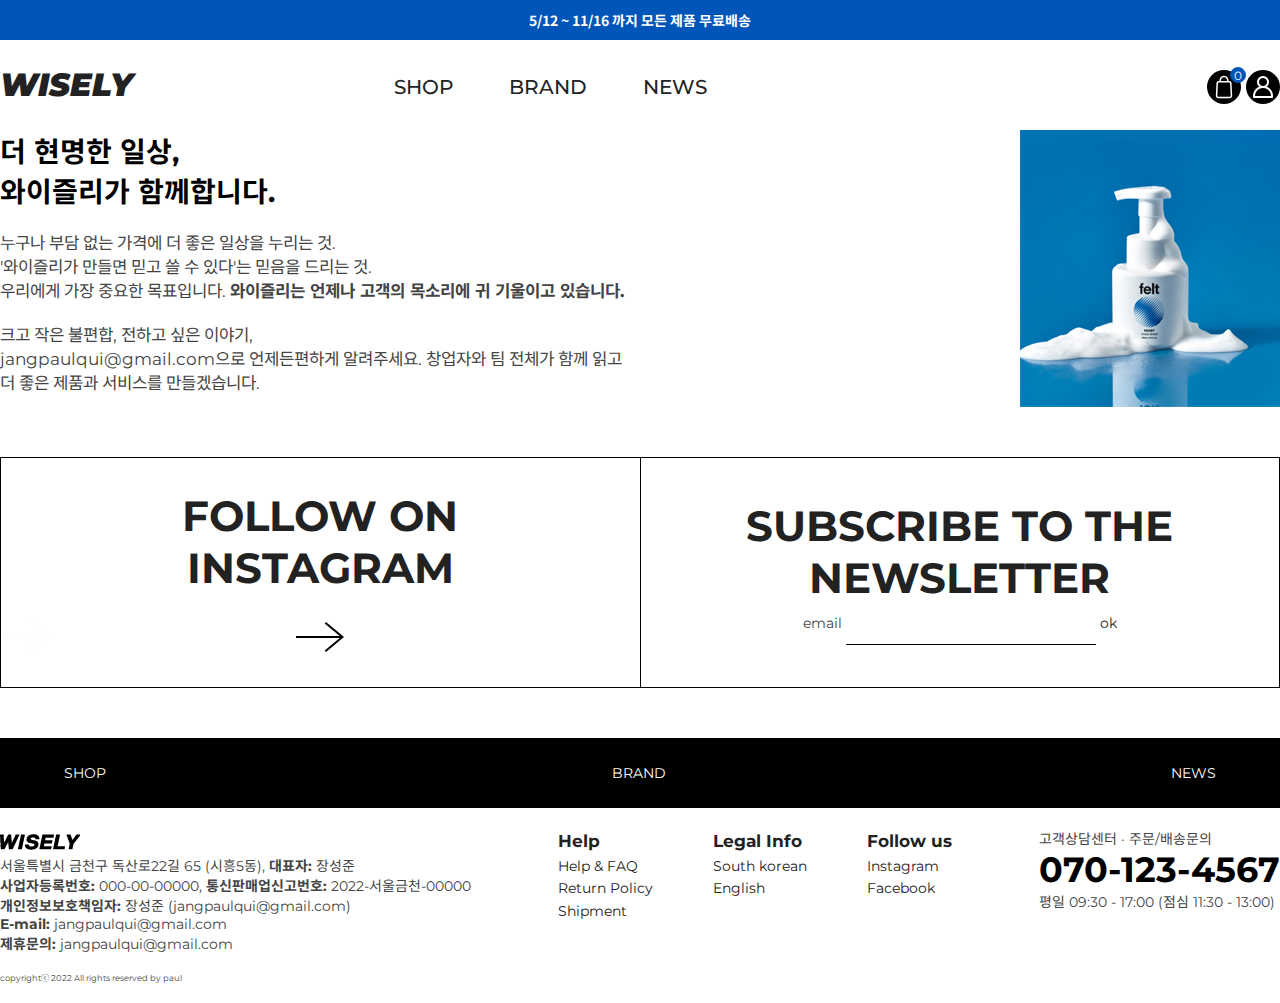
<file: sub_introduce.html>
<!DOCTYPE html>
<html lang="en">
  <head>
    <meta charset="UTF-8" />
    <meta http-equiv="X-UA-Compatible" content="IE=edge" />
    <meta name="viewport" content="width=device-width, initial-scale=1.0" />
    <title>Wisely - brand</title>
    <link
      href="https://fonts.googleapis.com/css2?family=Montserrat:ital,wght@0,300;0,400;0,500;0,800;1,900&family=Noto+Sans+KR:wght@300;400;700&display=swap"
      rel="stylesheet"
    />
    <link rel="stylesheet" href="css/common.css" />
    <link rel="stylesheet" href="css/sub_introduce.css">
    <script src="js/script.js"></script>
  </head>

  <body>
    <!-- 1. header -->
    <header>
      <div class="topBanner">
        <a href="#">5/12 ~ 11/16 까지 모든 제품 무료배송</a>
      </div>
      <div class="innerBox">
        <!-- logo -->
        <h1 class="logo">
          <a href="./index.html">WISELY</a>
        </h1>

        <!-- nav -->
        <ul id="nav">
          <li><a href="./shop.html">SHOP</a></li>
          <li><a href="./sub_introduce.html">BRAND</a></li>
          <li><a href="#">NEWS</a></li>
        </ul>

        <!-- moNav -->

        <!-- gnb -->
        <!-- hamMenu -->
        <div class="menuWrap">
          <ul class="hamNav">
              <li><a href="./shop.html">SHOP</a></li>
              <li><a href="./sub_introduce.html">BRAND</a></li>
              <li><a href="#">NEWS</a></li>
              <li class="pi"><a href="#">장바구니</a></li>
              <li class="pi"><a href="./login.html">로그인</a><span> | </span><a href="#">회원가입</a></li>
              <li><a href="#"></a></li>
          </ul>
      </div>
        <!-- ham -->
        <div class="hamClose">
          <a href="#" class="hamBtn">ham</a>
        </div>
        <ul class="rightGnb">
          <li>
            <a href="#"
              ><img src="images/bag.png" alt="장바구니" /><span>0</span></a
            >
          </li>
          <li>
            <a href="./login.html"><img src="images/user.png" alt="개인정보" /></a>
          </li>
        </ul>
      </div>
    </header>

    <!-- 2. section -->
          <div class="contentWrap">
            <div class="innerBox">
            <div class="txtWrap">
                <h2>더 현명한 일상,<span>와이즐리가 함께합니다.</span></h2>
                <p>누구나 부담 없는 가격에 더 좋은 일상을 누리는 것.</p>
                <p>'와이즐리가 만들면 믿고 쓸 수 있다'는 믿음을 드리는 것.</p>
                <p>우리에게 가장 중요한 목표입니다. <strong>와이즐리는 언제나 고객의 목소리에 귀 기울이고 있습니다.</strong></p>
                <p>&nbsp;</p>
                <p>크고 작은 불편합, 전하고 싶은 이야기,</p>
                <p>jangpaulqui@gmail.com으로 언제든편하게 알려주세요. 창업자와 팀 전체가 함께 읽고</p>
                <p>더 좋은 제품과 서비스를 만들겠습니다.</p>
            </div>
              <img src="images/product_ban.png" alt="product image">
            </div>
          </div>

    <!-- 3. footer -->
    <footer>
      <div class="footTop innerBox">
        <div class="followInsta">
          <h2 class="title">
            <a href="#">FOLLOW ON<span>INSTAGRAM</span></a>
          </h2>
          <div class="blackArrow">
            <img src="./images/b_arrow_right.png" alt="arrow" />
          </div>
        </div>

        <div class="newsLetter">
          <h2 class="title"><a href="#">SUBSCRIBE TO THE NEWSLETTER</a></h2>
          <form action="email" method="get">
            <label for="email">
              email <input type="text" id="email" /><a href="#"> ok </a>
            </label>
          </form>
        </div>
      </div>

      <div class="footMiddle">
        <div class="innerBox">
          <div class="shop"><a href="./shop.html">SHOP</a></div>
          <div class="brand"><a href="./sub_introduce.html">BRAND</a></div>
          <div class="news"><a href="#">NEWS</a></div>
        </div>
      </div>

      <div class="footBottom innerBox">
        <div class="infoLeft">
          <h2 class="title"><img src="images/logo.png" alt="푸터 로고" /></h2>
          <address>
            <p>
              서울특별시 금천구 독산로22길 65 (시흥5동),
              <span><strong>대표자:</strong> 장성준</span>
            </p>
            <p>
              <strong>사업자등록번호:</strong> 000-00-00000,
              <span><strong>통신판매업신고번호:</strong> 2022-서울금천-00000</span>
            </p>
            <p><strong>개인정보보호책임자:</strong> 장성준 (jangpaulqui@gmail.com)</p>
            <p><strong>E-mail:</strong> jangpaulqui@gmail.com</p>
            <p><strong>제휴문의:</strong> jangpaulqui@gmail.com</p>
            <p>&nbsp;</p>
            <p class="small">copyrightⓒ 2022 All rights reserved by paul</p>

          </address>
        </div>

        <ul class="footMenu">
          <li>
            <a href="#">Help</a>
            <ul class="sub">
              <li><a href="#">Help & FAQ</a></li>
              <li><a href="#">Return Policy</a></li>
              <li><a href="#">Shipment</a></li>
            </ul>
          </li>
          <li>
            <a href="#">Legal Info</a>
            <ul class="sub">
              <li><a href="#">South korean</a></li>
              <li><a href="#">English</a></li>
            </ul>
          </li>
          <li>
            <a href="#">Follow us</a>
            <ul class="sub">
              <li><a href="https://www.instagram.com/">Instagram</a></li>
              <li><a href="https://ko-kr.facebook.com/">Facebook</a></li>
            </ul>
          </li>
        </ul>

        <div class="infoRight">
          <p>고객상담센터 · 주문/배송문의</p>
          <p><strong>070-123-4567</strong></p>
          <p>평일 09:30 - 17:00 (점심 11:30 - 13:00)</p>
          <p>&nbsp;</p>
          <!-- <p class="small">copyrightⓒ 2022 All rights reserved by paul</p> -->
        </div>
      </div>

      <!-- mobile footBottom -->

      <div class="mo_footBottom innerBox">
        <div class="mo_infoRight">
          <p>고객상담센터 · 주문/배송문의</p>
          <p><strong>070-123-4567</strong></p>
          <p>평일 09:30 - 17:00 (점심 11:30 - 13:00)</p>
        </div>

        <ul class="mo_footMenu">
          <li>
            <a href="#">Help</a>
            <ul class="sub">
              <li><a href="#">Help & FAQ</a></li>
              <li><a href="#">Return Policy</a></li>
              <li><a href="#">Shipment</a></li>
            </ul>
          </li>
          <li>
            <a href="#">Legal Info</a>
            <ul class="sub">
              <li><a href="#">South korean</a></li>
              <li><a href="#">English</a></li>
            </ul>
          </li>
          <li>
            <a href="#">Follow us</a>
            <ul class="sub">
              <li><a href="#">Instagram</a></li>
              <li><a href="#">Facebook</a></li>
            </ul>
          </li>
        </ul>

        <div class="infoLeft">
          <h2 class="title"><img src="images/logo.png" alt="푸터 로고" /></h2>
          <address>
            <p>
              서울특별시 금천구 독산로22길 65 (시흥5동),
              <span><strong>대표자:</strong> 장성준</span>
            </p>
            <p>
              <strong>사업자등록번호:</strong> 000-00-00000,
              <span><strong>통신판매업신고번호:</strong> 2022-서울금천-00000</span>
            </p>
            <p><strong>개인정보보호책임자:</strong> 장똥준 (jangpaulqui@gmail.com)</p>
            <p><strong>E-mail:</strong> jangpaulqui@gmail.com</p>
            <p><strong>제휴문의:</strong> jangpaulqui@gmail.com</p>
            <p>&nbsp;</p>
            <p class="small">copyrightⓒ 2022 All rights reserved by paul</p>
          </address>
        </div>
      </div>
    </footer>
  </body>
</html>
</file>
<file: css/style.css>
.innerBox {
max-width: 1280px;
margin:0 auto;
position:relative;
box-sizing: border-box;
}

.hamBtn{
display:none;
}

.mo_footBottom {
display:none;
}

.followInsta span{
display:block;
}

.reviewWrap .title span {
display:block;
}

/* 1. header */
header .topBanner {
width: 100%;
position: fixed;
background: #0055B8;
line-height: 40px;
top: 0;
z-index: 100;
}

header .topBanner>a {
display: block;
text-align: center;
color: #fff;
font-family: 'Noto Sans KR', sans-serif;
font-weight: bold;
}

header {
padding-top:30px;
height: 100px;
/* background-color: darksalmon; */
}

header .innerBox{
display: flex;
justify-content: space-between;
padding-top:2.5em;
}

header .logo>a {
font-family: 'Montserrat', sans-serif;
font-weight:900;
font-style: italic;
font-size: 2.3em;
}

header #nav {
display: flex;
justify-content: center;
}

header #nav>li {
padding: 10px 2em;
}

header #nav>li>a {
font-family: 'Montserrat', sans-serif;
font-weight: 500;
font-size: 20px;
}

header #nav>li>a:hover {
color:#0055B8;
}

header .rightGnb {
display: flex;
}

header .rightGnb>li {
padding-left:5px;
padding-top:5px;
position: relative;
}

header .rightGnb>li a{
display: block;
background: black;
border-radius: 50%;
padding:5px;
}

header .rightGnb>li span {
display: block;
width: 14px;
height: 14px;
border:1px solid #0055B8;
border-radius:50%;
background:#0055B8;
color:#fff;
font-size:12px;
text-align: center;
position: absolute;
top:2px;
right:-5px;
}

/* hamMenu */
.menuWrap {
    position: fixed;
    top: 0;
    bottom: 0;
    left: 0;
    right: 0;
    background: rgba(0,0,0,0.8);
    transform: translateX(-100%);
    transition: 0.5s;
}

/* #mainBanner */
#mo_mainBanner {
display:none;
position: relative;
}

#mainBanner {
width: 100%;
height: 600px;
overflow:hidden;
position: relative;
}

.banner {
display:flex;
width: 400%;
}
.banner li {position: relative;}

.banner img {
overflow:hidden;
}

.banner .textBox {
width: 100%;
position:absolute;
top:50%;
left:35%;
text-align: right;
transform: translate(-50%, -35%);
}

.banner h2 {
font-size:2.5em;
color:#000;
}
.banner h2 span{
display: block;
}

.banner p {
font-size:1.5em;
color:#000;
padding-top:5px;
}

.banner strong {
font-size:3.5em;
padding:10px 0;
display: block;
}

.banner .banBtn {
display: inline-block;
border:1px solid #0055B8;
background:#0055B8;
width: 200px;
text-align:center;
height: 30px;
margin-top:10px;
padding-top:14px;
border-radius: 30px;
color:#fff;
}

.banner .banBtn a {color: #fff;}

.banner>li img {
width: 100%;
}

.arrow>a {
position: absolute;
top: 45%;
transform: translateY(-50%);
width: 36px;
height: 36px;
border-radius: 50%;
background-repeat: no-repeat;
background-position: center;
padding: 10px;
text-indent:-9999px;
}

.arrow>.leftBtn {
left: 50%;
top: 50%;
margin-left: -737px;
background-image: url(../images/left-thin-48.png);
}

.arrow>.rightBtn {
right: 50%;
top: 50%;
margin-right: -737px;
background-image: url(../images/right-thin-48.png);
}

.mo_banner > li {
    position: relative;
}
.pager {
    position: absolute;
    top: 90%;
    left: 50%;
    display: flex;
    column-gap: 20px;
}

.pager > li > a {
    display: block;
    width: 15px;
    height: 15px;
    border-radius: 50%;
    background: #ccc;
    text-align: center;
    text-indent: -9999px;
}

.pager > .active > a {
    background: #000;
    color: #fff;
}

/* container */
#container .innerBox {
width: 100%;
margin-top: 70px;
}

#container .title-prod,
#container .title-sub-prod {
text-align: center;
}

#container .title-prod {
padding-top:100px;
padding-bottom:20px;
font-size:2em;
font-weight: bold;
}

#container .title-sub-prod {
padding-bottom:30px;
font-size:1.2em;
}

#container .prod {
overflow:hidden;
}

#container .prodList {
display:flex;
justify-content: space-between;
width:150%;
padding-bottom:100px;
}

#container .prodList>li img {
width: 100%;
border:1px solid #ccc;
}

#container .prodList>li img:hover {
border:1px solid #0055B8;
}

#container .prodList .textBox {
position:relative;
margin:10px 0;
}

#container .prodList .textBox .brand-name {
font-weight: bold;
}

#container .prodList .textBox h2 {
font-size:1.5em;
}

#container .prodList .textBox p {
font-size:1em;
}

#container .prodList .textBox strong {
display:block;
font-size:2em;    
color:#0055B8;
text-align: right;
}

#container .prodList .textBox .small {
display:block;  
text-align: right; 
}

#container .btn {
border:1px solid #000;
color:#000;
height: 1.7em;
font-size:1.2em;
line-height:1.9em;
text-indent:4px;
}

#container .btn:hover {
border:1px solid #0055B8;
background:#0055B8;
color:#fff;
background-image: url(../images/w_arrow_right.png);
background-repeat: no-repeat;
background-position: right 2% bottom 45%;
background-size: 24px 24px;
transition:0.3s;
}

.reviewWrap .innerBox{
display: flex;
justify-content: space-evenly;
align-items: center;;
}

.reviewWrap {
background:#0055B8;
padding: 100px 0;
}

.reviewWrap .textWrap {
/* padding-top:80px; */
padding:80px 80px;
margin-top:50px;
padding:100px 0;
}

.reviewWrap .title {
font-size:4.5em;
}

.reviewWrap p {
font-size:1.5em;
}

.reviewWrap .title,
.reviewWrap p {
color:#fff;
}
.reviewWrap .review{
flex:1;
overflow:hidden;
}
.reviewWrap .imgBox {
display:flex;
justify-content: space-between;
width: 400%;
padding-top:30px;
}

.reviewWrap .arrow>.leftWhite {
left: 50%;
margin-left: -737px;
background-image: url(../images/left-thin-white.png);
}

.reviewWrap .arrow>.rightWhite {
right: 50%;
margin-right: -737px;
background-image: url(../images/right-thin-white.png);
}

.reviewWrap .imgBox>li {
/* padding:0 50px; */
width: 12.5%;
padding: 0 10px;
}

.reviewWrap .imgBox>li img {
width: 100%;
}

/* footer */
.footTop {
display:flex;
justify-content: space-between;
width: 100%;
margin:50px auto;
}

.footTop>.followInsta,
.footTop>.newsLetter {
border: 1px solid #000;
width:50%;
text-align:center;
/* line-height:5em; */
padding:3em 0;
position:relative;
}

.footTop>.newsLetter:hover {
background:#000;
}

.footTop>.followInsta {
padding:2.3em 0;
background-image: url(../images/w_arrow_right.png);
background-repeat: no-repeat;
background-position: 0% 85%;
transition:0.3s;
}

.footTop>.followInsta:hover {
background-color:#000;
background-position:50% 85%;
}

.footTop>.followInsta .blackArrow {
margin:20px
}

.footTop>.followInsta:hover .blackArrow  {
display:none;
}

.footTop .blackArrow {
position:absolute;
left: 0;
right: 0;
}

.footTop>.followInsta .title,
.footTop>.newsLetter .title {
font-size:3em;
}

.footTop>.followInsta:hover a,
.footTop>.newsLetter:hover a,
.footTop>.newsLetter:hover label {
color:#fff;
}

.footTop>.newsLetter {
border-left: 0;
}

.footTop input {
width:250px;
height: 40px;
line-height:25px;
border:none;
border-bottom:1px solid #000;
background-color:transparent;
outline: none;
font-size:1.3em;
}

.footTop>.newsLetter:hover input {
border-bottom:1px solid #fff;
color:#fff;
}

.footTop input:hover:focus{
background-color:transparent;
border-bottom:1px solid #fff;
}

.footMiddle {
line-height:5em;
background:#000;
/* border:1px solid #000; */
}

.footMiddle .innerBox {
width: 90%;
display:flex;
justify-content: space-between;
}

.footMiddle .shop,
.footMiddle .brand,
.footMiddle .news {
/* background:#000; */
border-top:0;
text-align:center;
}

.footMiddle .shop>a,
.footMiddle .brand>a,
.footMiddle .news>a {
/* text-align:center; */
color:#fff;
}

.footMiddle .shop:hover a,
.footMiddle .brand:hover a,
.footMiddle .news:hover a {
color:#fff;
font-weight: bold;
}

.footBottom {
display:flex;
justify-content: space-between;
padding:20px 0;
}

.footBottom img {
padding:5px 0;
}

.footBottom .footMenu {
display:flex;
}

.footBottom .footMenu>li {
padding:0 30px;
}

.footBottom .footMenu>li>a:first-child {
font-size:1.2em;
font-weight: bold;
}

.footBottom .footMenu a {
line-height:1.6em;
}

.footBottom .sub a:hover {
color:#0055B8;
}

.footBottom .infoRight>p>strong {
font-size:2.5em;
color:#000;
}

.small {
font-size:0.6em;
}


/* 반응형 1279px */
@media screen and (max-width:1279px){
header .innerBox {
    padding-left: 40px;
    padding-right: 40px;
    padding-top:2.9em;
}

#container .innerBox {
    width:100%;
}

/* 1. 제거 */
header .rightGnb,
header #nav {
    display:none;
}

/* 2. 보이기 */
/* hamMenu */
.menuWrap {
    position: fixed;
    top: 0;
    bottom: 0;
    left: 0;
    right: 0;
    background: rgba(0,0,0,0.9);
    transform: translateX(-100%);
    transition: 0.1s;
    display:block;
    z-index: 99;
}

.activeMenu {
    transform: translateX(0);
}

.menuWrap > .hamNav {
    width: 70%;
    line-height: 3;
    text-indent: 45px;
    margin-top: 56px;
}

.menuWrap > .hamNav > li {}

.menuWrap > .hamNav > li > a {
    color: #fff;
    font-size: 24px;
}

.menuWrap > .hamNav > .pi > a {
    font-size: 12px;
}

.menuWrap > .hamNav > li > a:hover {
    font-weight: bold;
}

.menuWrap > .hamNav > .pi span {
    color: #fff;
}

.hamClose {
    position: absolute;
    right: 10px;
    top: 33px;
    z-index: 999;
}

.hamClose > a {
    display: block;
    width: 45px;
    height: 48px;
    background-image: url(../images/ham.png);
    margin-right: 20px;
    z-index: 999;
}

.hamBtn {
    text-indent: -9999px;
}

.hamClose > .on {
    background-image: url(../images/close.png);
    z-index: 999;
}

/* 3. 큰사이즈 100% 만들기 */
body {
    font-size:12px;
}

#mainBanner {
    height:33vw;
    background-color:#f5f5f5;
}
.banner .textBox {
    width: 100%;
    padding:0 100px;
    box-sizing: border-box;
    top:11.5vw;
    left: 45%;
}

.arrow>.left {
    left: 0%;
    margin:0;
}

.arrow>.right {
    right: 0%;
    margin:0%;
}

.pager {
    top: 64%;
    transform: translateY(-64%);
}

.reviewWrap .arrow>.leftWhite {
    left: 0%;
    margin-left: 00px;
}

.reviewWrap .arrow>.rightWhite {
    right: 0%;
    margin-right: 00px;
}

#container .prodList>li {
    padding:0 20px;
}

#container .prodList .textBox .brand-name {
    font-size:0.7em;
}

#container .prodList .textBox h2 {
    font-size:1.3em;
}

.reviewWrap .textWrap {
    padding-top:1px;
    padding-right:30px;
}

.footMiddle {
    width: 100%;
}

.footBottom {
    padding:10px 5px;
}
}

/* 반응형 1020px */
@media screen and (max-width:1020px){
/* 1. 제거 */
/* 2. 보이기 */
/* 3. 큰사이즈 100% 만들기 */
.arrow>.leftBtn {
    background-image: url(../images/left-thin-48.png);
}

.arrow>.rightBtn {
    background-image: url(../images/right-thin-48.png);
}

.pager {
    top: 54%;
}

#container .title-prod {
    padding-top: 0
}

.reviewWrap .imgBox {   
    width: 800%;
}

.footBottom {
    padding:10px 5px;
}

.footBottom .infoRight>p>strong {
    font-size:2.3em;
}

.footBottom .footMenu>li>a:first-child {
    font-size:1em;
}

.footBottom .infoRight>p:nth-child(3) {
    font-size:0.9em;
}
}

@media  screen and (max-width:850px) {

#mainBanner {
    height: 36vw;
}
}

/* 반응형 767px */
@media screen and (max-width:767px) {
/* 1. 제거 */
#mainBanner {
    display:none;
}

#container .title-prod {
    padding:0;
}

/* 2. 보이기 */
#mo_mainBanner {
    display:block;
    position:relative;
    overflow:hidden;
}

#mo_mainBanner img {
    width: 100%;
}

.mo_banner {
    display:flex;
    width: 400%;
}

.mo_banner>li img {
    width: 100%;
}

.banner .textBox {
    position:static;
}

.mo_banner .textBox {
    text-align:center;
    padding:2em 0;
    position: relative;
}

.mo_banner h2 {
    font-size:2em;
}

.mo_banner p {
    font-size:1.5em;
    padding:10px 0
}

.mo_banner strong {
    font-size:2.5em;
}

.arrow>.left {
    top:40%;
    background-image: url(../images/left-thin-white.png);
}

.arrow>.right {
    top:40%;
    background-image: url(../images/right-thin-white.png);
}

.mo_banner .mo_banBtn {
    border:1px solid #0055B8;
    width: 30%;
    height: 2.1em;
    padding-top:10px;
    border-radius: 30px;
    color:#0055b8;
    margin:10px auto;
}
.mo_banner .mo_banBtn:hover {
    background:#0055b8;
    color:#fff;
}

.mo_banner .mo_banBtn:hover a {color: #fff;}

.footTop>.newsLetter {
    border-left:1px solid #000;
}

/* 3. 큰사이즈 100% 만들기 */
.pager {
    top: 73%;
    left: 43%;
}

.pager > li > a {
    display: block;
    width: 15px;
    height: 15px;
    border-radius: 50%;
    background: #fff;
    text-align: center;
    text-indent: -9999px;
}

.reviewWrap .innerBox{
    display: block;
    padding:0 50px;
}

.reviewWrap {
    padding: 30px 0 70px 0;
}

.reviewWrap .textWrap {
    text-align:center;
    padding:0;
}

.reviewWrap .title {
    font-size:5em;
}

.reviewWrap p {
    font-size:1.4em;
}

.reviewWrap .imgBox {
    width:400%;
    padding:30px 0;
}

.reviewWrap .arrow>.rightWhite,
.reviewWrap .arrow>.leftWhite {
    top:70%;
}

.footTop {
    margin:0;
    /* margin-top:20px; */
    flex-wrap: wrap;
}

.footTop>.followInsta {
    width:100%;
    padding: 55px 0 110px;
    border-bottom:none;
    border-top:none;
}

.followInsta span{
    display:inline;
}

.footTop>.newsLetter {
    width: 100%;
    padding: 55px 0 70px;
}


.footTop>.followInsta .title,
.footTop>.newsLetter .title {
    font-size:2em;        
}

.footTop input {
    height: 20px;
}

.footMiddle .innerBox {
    display:block;
    width: 100%;
}

.footMiddle {
    background:#fff;
}

.footMiddle .shop,
.footMiddle .brand,
.footMiddle .news {
    border:1px solid #000;
}

.footMiddle .shop,
.footMiddle .brand {
    border-top:none;
}

.footMiddle .brand {
    border-bottom: none;
}

.footMiddle .shop>a,
.footMiddle .brand>a,
.footMiddle .news>a {
    color:#000;
}

.footTop>.followInsta:hover .blackArrow {
    opacity: 0;
}

.shop:hover {
    background:#000;
}

.brand:hover {
    background:#000;
}

.news:hover {
    background:#000;
}

.footBottom {
    display:none;
}

.mo_footBottom {
    display:block;
    text-align: center;
}

.mo_footBottom .mo_infoRight>p:first-child {
    font-size: 1.2em
}

.mo_footBottom .mo_infoRight>p>strong {
    font-size:3em;
}

.mo_footBottom .mo_footMenu {
    margin:5px;
}

.mo_footBottom .mo_footMenu>li {
    padding:10px;
}

.mo_footBottom .mo_footMenu>li>a:first-child {
    font-size:1.3em;
    font-weight: bold;
}

.mo_footBottom .mo_footMenu a{
    line-height:1.6em;
    font-size:1em;
    font-weight: 500;
}

.mo_footBottom .sub a:hover {
    color:#0055B8;
}

.mo_infoRight {
    padding-top:20px;
}

.mo_footBottom .infoLeft {
    background:#f5f5f5;  
    padding:20px 0;      
    /* color: #fff; */
}

.mo_footBottom img {
    /* padding:10px 0; */
}
}

/* 반응형 640px */
@media screen and (max-width:640px){
/* 1. 제거 */
/* 2. 보이기 */

/* 3. 큰사이즈 100% 만들기 */
#container .prodList {
    width: 300%;
}

.arrow>.left {
    background-image: url(../images/white-left-thin-24.png);
}

.arrow>.right {
    background-image: url(../images/white-right-thin-24.png);
}
}

/* 반응형 480px */
@media screen and (max-width:480px){
/* 1. 제거 */

/* 2. 보이기 */

/* 3. 큰사이즈 100% 만들기 */
.pager {
    top: 68%;
    left: 40%;
}

.reviewWrap .imgBox {
    width:800%;
}
.mo_banner .textBox {
    right: 12%
}

#container .title-prod,
#container .title-sub-prod {
    padding: 0 30px;
}
}

/* 반응형 360px */
@media screen and (max-width:360px){
/* 1. 제거 */

/* 2. 보이기 */

/* 3. 큰사이즈 100% 만들기 */
.mo_banner .mo_banBtn {
    width:40%;
}

.arrow>.left {
    top:30%;
}

.arrow>.right {
    top:30%;
}

#container .prodList {
    width: 600%;
    justify-content: space-around;
}

#container .innerBox {
    padding:0 10px;
    box-sizing: border-box;
}

.reviewWrap {
    padding: 0;
    padding-top:30px;
    padding-bottom: 60px;
}

.reviewWrap .title {
    font-size: 3.5em;
}

.reviewWrap p {
    font-size: 1.2em;
}

.reviewWrap .imgBox {
    width:800%;
}

.reviewWrap .arrow>.rightWhite,
.reviewWrap .arrow>.leftWhite {
    top:66%;
    border: 1px solid #fff;
    border-radius: 0;
    background-color:rgba(0,0,0,0.5)
}

.reviewWrap .arrow>.rightWhite {
    width: 12px;
    height: 12px;
    /* right: 20px; */
    background-image: url(../images/white-right-thin-24.png);
}

.reviewWrap .arrow>.leftWhite {
    width: 12px;
    height: 12px;
    background-image: url(../images/white-left-thin-24.png);
}
}

/* 모달 팝업창 */
#overlay {
    position: fixed;
    top: 0;
    left: 0;
    width: 100%;
    height: 100%;
    background-color: #000;
    filter:alpha(opacity=70);
    -moz-opacity:0.7;
    -khtml-opacity: 0.7;
    opacity: 0.7;
    z-index: 100;
    display: none;
    }

    .popup{
    width: 100%;
    margin: 0 auto;
    display: none;
    position: fixed;
    z-index: 101;
    }
    
    .cnt223{
    min-width: 600px;
    width: 600px;
    min-height: 150px;
    margin: 100px auto;
    background: #f3f3f3;
    position: relative;
    z-index: 103;
    padding: 15px 35px;
    border-radius: 5px;
    box-shadow: 0 2px 5px #000;
    }

    .cnt223 a{
        text-decoration: none;
    }

    .cnt223 p{
    clear: both;
        color: #555555;
        font-size: 20px;
        font-family: sans-serif;
    }

    .cnt223 span {font-size: 12px;}

    .cnt223 p a{
    color: #d91900;
    font-weight: bold;
    }

    .cnt223 .x{
    float: right;
    height: 35px;
    left: 22px;
    position: relative;
    top: -25px;
    width: 34px;
    }

    .cnt223 .x:hover{
    cursor: pointer;
    }
</file>
<file: css/login-style.css>
* {
    margin: 0;
    padding: 0;
    box-sizing: border-box;
}

a {
    text-decoration: none;
}

body {
    font-family: 'Noto Sans KR', sans-serif;
    display: flex;
    justify-content: center;
    align-items: center;
    height: 100vh;   
}

body::before {
    content: "";
    position:absolute;
    z-index: 1;
    top:0;
    right: 0;
    bottom: 0;
    left: 0;
}

.loginWrap {
    position: relative;
    z-index: 2;
}

.logo {
    text-align: center;
    margin-bottom: 30px;
}

.logo>a {
    color:#000;
    font-size: 40px;
    font-family: 'Montserrat', sans-serif;
    font-style: italic;
    font-weight: bold;
}

.idPass {
    max-width: 400px;
    position: relative;
}

.idPass:first-child {
    margin-top: 0;
}

.idPass input {
    width: 100%;
    padding: 20px 10px 10px 0;
    background-color: transparent;
    border: none;
    border-bottom: 1px solid #999;
    font-size: 18px;
    color: #000;
    outline: none;
}

.idPass label {
    position:absolute;
    left: 0;
    top: 20px;
    font-size:16px;
    color:#ccc;
    transition: all .5s ease;
    
}

.idPass input:focus + label,
.idPass input:valid + label {
    top: -2px;
    font-size: 13px;
    color:#0055B8;
}

.btnWrap {
    margin-top: 30px;
}

.btnWrap button {
    width: 100%;
    height: 40px;
    color:#fff;
    font-size: 20px;
    border: none;
    border-radius: 25px;
    background-color:#0055B8
}

.findPass {
    margin-top: 20px;
    width: 100%;
    display:flex;
    justify-content: space-between;
}

.findPass a {
    font-size:12px;
    color:#999;
}

.findPass a:hover {
    color:#0055B8;
}

.findPass .active::before {
    content: "";
    clear: both;
    width: 16px;
    height: 16px;
    padding-left:17px;
    border-left:1px solid #ccc;
}

.findPass .active::after {
    content: "";
    clear: both;
    width: 16px;
    height: 16px;
    padding-right:17px;
    border-right:1px solid #ccc;
}
</file>
<file: css/shop.css>
#container .menu {
    display: flex; 
    justify-content: space-evenly; 
    margin-bottom: 40px;
    border-bottom: 1px solid #ccc;
}

#container .menu > li > a {color: #444; font-size: 16px;}

#container .menu > li:hover a {color: #0055B8; font-weight: bold;} 

#container .menu > li:first-child a {color: #0055B8; font-weight: bold;}

#container .button {border: 1px solid #000; width: 100px; height: 35px; margin: 0 auto; text-align: center;}

#container .button:hover {background: #222;}

#container .button a {line-height: 2.5;}

#container .button:hover a {color: #fff;}

/* 반응형 767px */
#container .button {margin-bottom: 40px;}

.footTop>.followInsta {border-top: 1px solid #292929;}
</file>
<file: css/sub_introduce.css>
.innerBox {
    max-width: 1280px;
    margin:0 auto;
    position:relative;
    box-sizing: border-box;
    }

.contentWrap {
    width: 100%;
    
}

.contentWrap .innerBox {
    display: flex;
    justify-content: space-between;
    flex-wrap: wrap;
}

.txtWrap {
    word-break: keep-all;
}

.txtWrap > h2 {
    font-size: 2em;
    color: #000;
    text-align: left;
}

.txtWrap span {
    display:block;
    padding-bottom: 20px;
}

.txtWrap p {
    font-size:1.2em;
    text-align:left;
    word-break:break-all;
}
/* 공통 스타일 */
.innerBox {
    max-width: 1280px;
    margin:0 auto;
    position:relative;
    /* display:flex;
    justify-content: space-between;
    overflow: hidden; */
    /* background-color:rgba(255,0,0,0.3); */
    box-sizing: border-box;
}

.hamBtn{
display:none;
}

/* hamMenu */
.menuWrap {
    display:none;
}

.mo_footBottom {
    display:none;
}

.followInsta span{
    display:block;
}

.reviewWrap .title span {
    display:block;
}

/* 1. header */
header .topBanner {
    width: 100%;
    position: fixed;
    background: #0055B8;
    line-height: 40px;
    top: 0;
    z-index: 100;
}

header .topBanner>a {
    display: block;
    text-align: center;
    color: #fff;
    font-family: 'Noto Sans KR', sans-serif;
    font-weight: bold;
}

header {
    padding-top:30px;
    height: 100px;
    /* background-color: darksalmon; */
}

header .innerBox{
    display: flex;
    justify-content: space-between;
    padding-top:2.5em;
}

header .logo>a {
    font-family: 'Montserrat', sans-serif;
    font-weight:900;
    font-style: italic;
    font-size: 2.3em;
}

header #nav {
    display: flex;
    justify-content: center;
}

header #nav>li {
    padding: 10px 2em;
}

header #nav>li>a {
    font-family: 'Montserrat', sans-serif;
    font-weight: 500;
    font-size: 20px;
}

header #nav>li>a:hover {
    color:#0055B8;
}

header .rightGnb {
    display: flex;
}

header .rightGnb>li {
    padding-left:5px;
    padding-top:5px;
    position: relative;
}

header .rightGnb>li a{
    display: block;
    background: black;
    border-radius: 50%;
    padding:5px;
}

header .rightGnb>li span {
    display: block;
    width: 14px;
    height: 14px;
    border:1px solid #0055B8;
    border-radius:50%;
    background:#0055B8;
    color:#fff;
    font-size:12px;
    text-align: center;
    position: absolute;
    top:2px;
    right:-5px;
}

/* hamMenu */
.menuWrap {
    position: fixed;
    top: 0;
    bottom: 0;
    left: 0;
    right: 0;
    background: rgba(0,0,0,0.8);
    transform: translateX(-100%);
    transition: 0.5s;
}

/* footer */
.footTop {
    display:flex;
    justify-content: space-between;
    width: 100%;
    margin:50px auto;
}

.footTop>.followInsta,
.footTop>.newsLetter {
    border: 1px solid #000;
    width:50%;
    text-align:center;
    /* line-height:5em; */
    padding:3em 0;
    position:relative;
}

.footTop>.newsLetter:hover {
    background:#000;
}

.footTop>.followInsta {
    padding:2.3em 0;
    background-image: url(../images/w_arrow_right.png);
    background-repeat: no-repeat;
    background-position: 0% 85%;
    transition:0.3s;
}

.footTop>.followInsta:hover {
    background-color:#000;
    background-position:50% 85%;
}

.footTop>.followInsta .blackArrow {
    margin:20px
}

.footTop>.followInsta:hover .blackArrow  {
    display:none;
}

.footTop .blackArrow {
    position:absolute;
    left: 0;
    right: 0;
}

.footTop>.followInsta .title,
.footTop>.newsLetter .title {
    font-size:3em;
}

.footTop>.followInsta:hover a,
.footTop>.newsLetter:hover a,
.footTop>.newsLetter:hover label {
    color:#fff;
}

.footTop>.newsLetter {
    border-left: 0;
}

.footTop input {
    width:250px;
    height: 40px;
    line-height:25px;
    border:none;
    border-bottom:1px solid #000;
    background-color:transparent;
    outline: none;
    font-size:1.3em;
}

.footTop>.newsLetter:hover input {
    border-bottom:1px solid #fff;
    color:#fff;
}

.footTop input:hover:focus{
    background-color:transparent;
    border-bottom:1px solid #fff;
}
.footMiddle {
    line-height:5em;
    background:#000;
    /* border:1px solid #000; */
}

.footMiddle .innerBox {
    width: 90%;
    display:flex;
    justify-content: space-between;
}

.footMiddle .shop,
.footMiddle .brand,
.footMiddle .news {
    /* background:#000; */
    border-top:0;
    text-align:center;
}

.footMiddle .shop>a,
.footMiddle .brand>a,
.footMiddle .news>a {
    /* text-align:center; */
    color:#fff;
}

.footMiddle .shop:hover a,
.footMiddle .brand:hover a,
.footMiddle .news:hover a {
    color:#fff;
    font-weight: bold;
}

.footBottom {
    display:flex;
    justify-content: space-between;
    padding:20px 0;
}

.footBottom img {
    padding:5px 0;
}

.footBottom .footMenu {
    display:flex;
}

.footBottom .footMenu>li {
    padding:0 30px;
}

.footBottom .footMenu>li>a:first-child {
    font-size:1.2em;
    font-weight: bold;
}

.footBottom .footMenu a {
    line-height:1.6em;
}

.footBottom .sub a:hover {
    color:#0055B8;
}

.footBottom .infoRight>p>strong {
    font-size:2.5em;
    color:#000;
}

.small {
    font-size:0.6em;
}


/* 반응형 1279px */
@media screen and (max-width:1279px){
    header .innerBox {
        padding-left: 40px;
        padding-right: 40px;
        padding-top:2.9em;
    }

    /* 1. 제거 */
    header .rightGnb,
    header #nav {
        display:none;
    }

    /* 2. 보이기 */
    /* hamMenu */
.menuWrap {
    position: fixed;
    top: 0;
    bottom: 0;
    left: 0;
    right: 0;
    background: rgba(0,0,0,0.9);
    transform: translateX(-100%);
    transition: 0.1s;
    display:block;
    z-index: 99;
}

.activeMenu {
    transform: translateX(0);
}

.menuWrap > .hamNav {
    width: 70%;
    line-height: 3;
    text-indent: 45px;
    margin-top: 56px;
}

.menuWrap > .hamNav > li {}

.menuWrap > .hamNav > li > a {
    color: #fff;
    font-size: 24px;
}

.menuWrap > .hamNav > .pi > a {
    font-size: 12px;
}

.menuWrap > .hamNav > li > a:hover {
    font-weight: bold;
}

.menuWrap > .hamNav > .pi span {
    color: #fff;
}

.hamClose {
    position: absolute;
    right: 10px;
    top: 33px;
    z-index: 999;
}

.hamClose > a {
    display: block;
    width: 45px;
    height: 48px;
    background-image: url(../images/ham.png);
    margin-right: 20px;
    z-index: 999;
}

.hamBtn {
    text-indent: -9999px;
}

.hamClose > .on {
    background-image: url(../images/close.png);
    z-index: 999;
}
    /* 3. 큰사이즈 100% 만들기 */
    body {
        font-size:12px;
    }

    .footMiddle {
        width: 100%;
    }

    .footBottom {
        padding:10px 5px;
    }
    
    .contentWrap {
        box-sizing: content-box;
    }

    .txtWrap {
        padding: 0 7em;
    }
    
    .contentWrap img{
        padding:0 7em;
    }
}

/* 반응형 1020px */
@media screen and (max-width:1020px){
    /* 1. 제거 */
    /* 2. 보이기 */
    /* 3. 큰사이즈 100% 만들기 */
    .footBottom {
        padding:10px 5px;
    }

    .footBottom .infoRight>p>strong {
        font-size:2.3em;
    }

    .footBottom .footMenu>li>a:first-child {
        font-size:1em;
    }

    .footBottom .infoRight>p:nth-child(3) {
        font-size:0.9em;
    }

    
}

/* 반응형 767px */
@media screen and (max-width:767px) {
    /* 1. 제거 */
    /* 3. 큰사이즈 100% 만들기 */
    .footMiddle .innerBox {
        display:block;
        width: 100%;
    }

    .footMiddle {
        background:#fff;
    }

    .footMiddle .shop,
    .footMiddle .brand,
    .footMiddle .news {
        border:1px solid #000;
    }

    .footMiddle .shop,
    .footMiddle .brand {
        border-top:none;
    }

    .footMiddle .brand {
        border-bottom: none;
    }

    .footMiddle .shop>a,
    .footMiddle .brand>a,
    .footMiddle .news>a {
        color:#000;
    }

    .footTop>.followInsta:hover .blackArrow {
        opacity: 0;
    }

    .shop:hover {
        background:#000;
    }

    .brand:hover {
        background:#000;
    }

    .news:hover {
        background:#000;
    }

    .footTop {
        margin:0;
        /* margin-top:20px; */
        flex-wrap: wrap;
    }

    .footTop>.followInsta {
        width:100%;
        padding: 55px 0 110px;
        border-bottom:none;
    }

    .followInsta span{
        display:inline;
    }

    .footTop>.newsLetter {
        width: 100%;
        padding: 55px 0 70px;
        border-left: 1px solid #000;
    }


    .footTop>.followInsta .title,
    .footTop>.newsLetter .title {
        font-size:2em;        
    }

    .footTop input {
        height: 20px;
    }

    .footMiddle .innerBox {
        display:block;
        width: 100%;
    }

    .footBottom {
        display:none;
    }

    .mo_footBottom {
        display:block;
        text-align: center;
    }

    .mo_footBottom .mo_infoRight>p:first-child {
        font-size: 1.2em
    }

    .mo_footBottom .mo_infoRight>p>strong {
        font-size:3em;
    }

    .mo_footBottom .mo_footMenu {
        margin:5px;
    }

    .mo_footBottom .mo_footMenu>li {
        padding:10px;
    }

    .mo_footBottom .mo_footMenu>li>a:first-child {
        font-size:1.3em;
        font-weight: bold;
    }

    .mo_footBottom .mo_footMenu a{
        line-height:1.6em;
        font-size:1em;
        font-weight: 500;
    }
    
    .mo_footBottom .sub a:hover {
        color:#0055B8;
    }

    .mo_infoRight {
        padding-top:20px;
    }

    .mo_footBottom .infoLeft {
        background:#f5f5f5;  
        padding:20px 0;      
        /* color: #fff; */
    }

    .contentWrap .innerBox {
        padding:3em;
    }

    .txtWrap {
        width: 100%;
        margin-bottom: 20px;
    }

    .txtWrap h2 {
        text-align: center;
    }

    .txtWrap p {
        text-align: center;
    }

    .contentWrap img {
        display:block;
        margin:0 auto;
        padding: 0;
    }
}

/* 반응형 640px */
@media screen and (max-width:640px){
    /* 1. 제거 */
    /* 2. 보이기 */
    /* 3. 큰사이즈 100% 만들기 */
    .contentWrap {
    }

    .txtWrap {
        text-align:center;
        margin-bottom:30px;  
    }

    .txtWrap > h2 {
        font-size: 2em;
    }
}

/* 반응형 480px */
@media screen and (max-width:480px){
    /* 1. 제거 */
    /* 2. 보이기 */
    /* 3. 큰사이즈 100% 만들기 */
}

/* 반응형 360px */
@media screen and (max-width:360px){
    /* 1. 제거 */
    /* 2. 보이기 */
    /* 3. 큰사이즈 100% 만들기 */
}
</file>
<file: css/common.css>
/* Reset */
html {
  overflow-y: scroll;
}
body,
div,
dl,
dt,
dd,
ul,
ol,
li,
h1,
h2,
h3,
h4,
h5,
form,
fieldset,
p,
button,
input {
  margin: 0;
  padding: 0;
}
body,
h1,
h2,
h3,
h4,
input,
button {
  font-family: "Montserrat", "Noto Sans KR", sans-serif;
  font-size: 14px;
  /* box-sizing: border-box; */
  color: #444;
}

img,
fieldset,
iframe {
  border: 0 none;
  padding: 0;
}
li {
  list-style: none;
}
input,
select,
button {
  vertical-align: middle;
}
img {
  vertical-align: top;
}
i,
em,
address {
  font-style: normal;
}
label,
button {
  cursor: pointer;
}
button {
  margin: 0;
  padding: 0;
}
a {
  color: #222;
  text-decoration: none;
}
a:hover {
  color: #000;
}
button * {
  position: relative;
}
button img {
  left: -3px;
  *left: auto;
}
html:first-child select {
  height: 20px;
  padding-right: 6px;
}
option {
  padding-right: 6px;
}
hr {
  display: none;
}
legend {
  *width: 0;
}
table {
  border-collapse: collapse;
  border-spacing: 0;
}

header,
footer,
nav,
section,
aside {
  display: block;
}
/* clearfix */

.clearFix:after {
  content: "";
  display: block;
  clear: both;
}

/* Hide */
.blind {
  display: block;
  position: absolute;
  left: 0;
  top: -9999em;
}

/* Skip */
.skip a {
  position: absolute;
  left: 0;
  top: -9999em;
  z-index: 9999;
  display: block;
  width: 100%;
  background-color: #039;
  color: #eee;
  text-transform: uppercase;
  text-decoration: none;
  line-height: 30px;
}
.skip a:hover,
.skip a:active,
.skip a:focus {
  top: 0;
}
</file>
